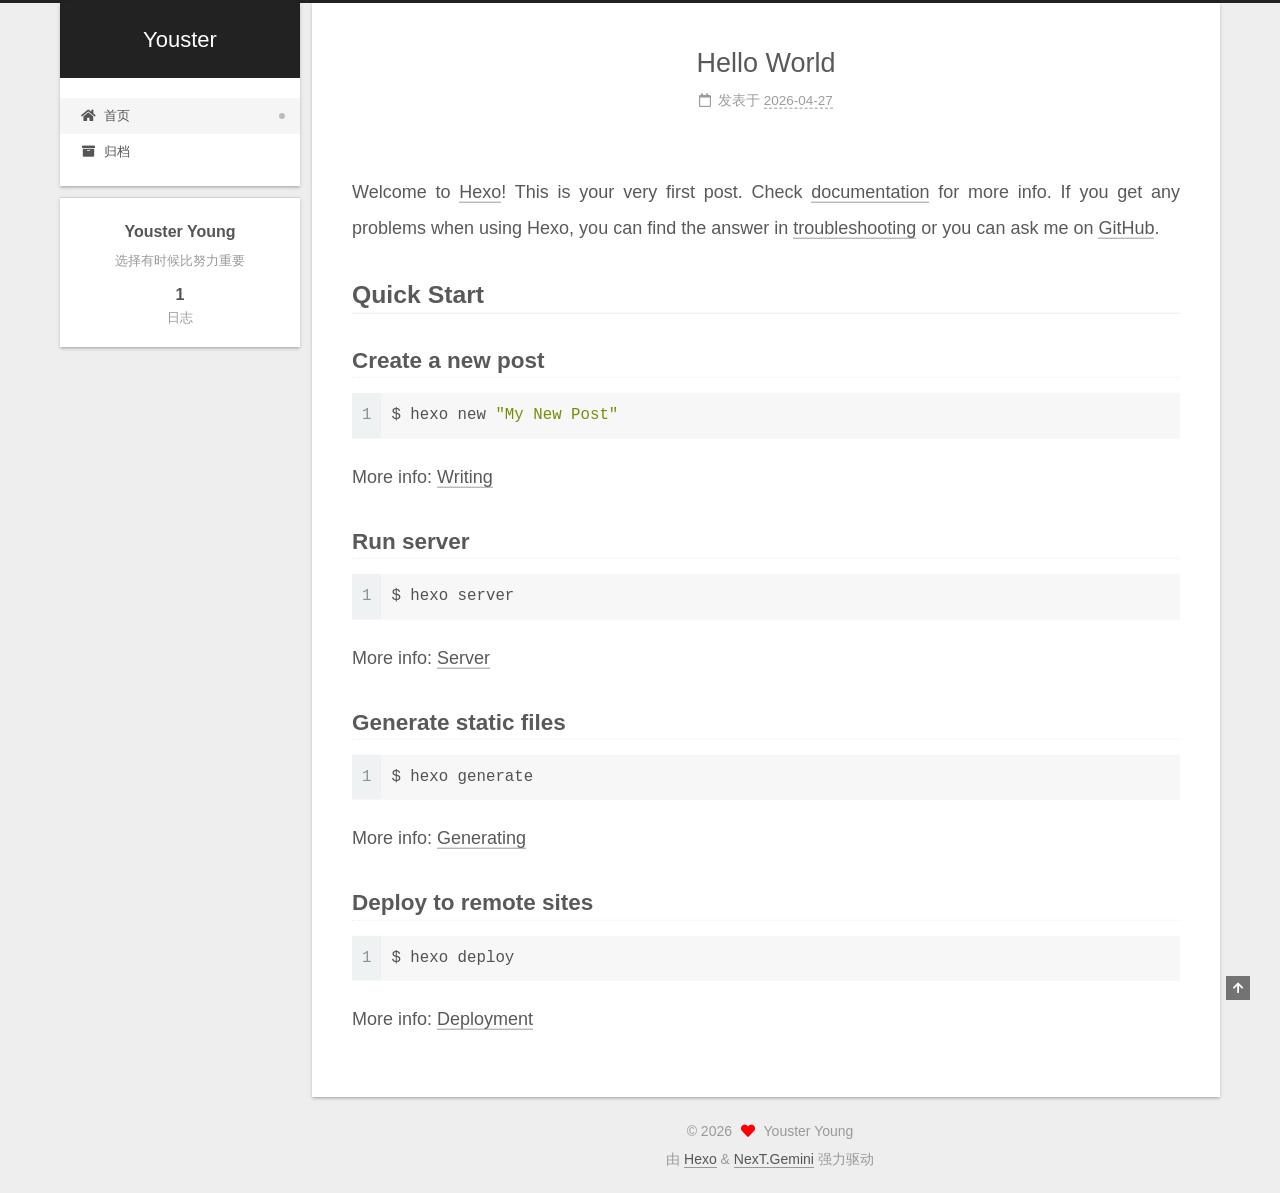
<file: index.html>
<!DOCTYPE html>
<html lang="zh-CN">
<head>
  <meta charset="UTF-8">
<meta name="viewport" content="width=device-width, initial-scale=1, maximum-scale=2">
<meta name="theme-color" content="#222">
<meta name="generator" content="Hexo 8.1.1">
  <link rel="apple-touch-icon" sizes="180x180" href="/images/apple-touch-icon-next.png">
  <link rel="icon" type="image/png" sizes="32x32" href="/images/favicon-32x32-next.png">
  <link rel="icon" type="image/png" sizes="16x16" href="/images/favicon-16x16-next.png">
  <link rel="mask-icon" href="/images/logo.svg" color="#222">

<link rel="stylesheet" href="/css/main.css">


<link rel="stylesheet" href="/lib/font-awesome/css/all.min.css">

<script id="hexo-configurations">
    var NexT = window.NexT || {};
    var CONFIG = {"hostname":"example.com","root":"/","scheme":"Gemini","version":"7.8.0","exturl":false,"sidebar":{"position":"left","display":"post","padding":18,"offset":12,"onmobile":false},"copycode":{"enable":false,"show_result":false,"style":null},"back2top":{"enable":true,"sidebar":false,"scrollpercent":false},"bookmark":{"enable":false,"color":"#222","save":"auto"},"fancybox":false,"mediumzoom":false,"lazyload":false,"pangu":false,"comments":{"style":"tabs","active":null,"storage":true,"lazyload":false,"nav":null},"algolia":{"hits":{"per_page":10},"labels":{"input_placeholder":"Search for Posts","hits_empty":"We didn't find any results for the search: ${query}","hits_stats":"${hits} results found in ${time} ms"}},"localsearch":{"enable":false,"trigger":"auto","top_n_per_article":1,"unescape":false,"preload":false},"motion":{"enable":true,"async":false,"transition":{"post_block":"fadeIn","post_header":"slideDownIn","post_body":"slideDownIn","coll_header":"slideLeftIn","sidebar":"slideUpIn"}}};
  </script>

  <meta name="description" content="选择有时候比努力重要">
<meta property="og:type" content="website">
<meta property="og:title" content="Youster">
<meta property="og:url" content="http://example.com/index.html">
<meta property="og:site_name" content="Youster">
<meta property="og:description" content="选择有时候比努力重要">
<meta property="og:locale" content="zh_CN">
<meta property="article:author" content="Youster Young">
<meta name="twitter:card" content="summary">

<link rel="canonical" href="http://example.com/">


<script id="page-configurations">
  // https://hexo.io/docs/variables.html
  CONFIG.page = {
    sidebar: "",
    isHome : true,
    isPost : false,
    lang   : 'zh-CN'
  };
</script>

  <title>Youster</title>
  






  <noscript>
  <style>
  .use-motion .brand,
  .use-motion .menu-item,
  .sidebar-inner,
  .use-motion .post-block,
  .use-motion .pagination,
  .use-motion .comments,
  .use-motion .post-header,
  .use-motion .post-body,
  .use-motion .collection-header { opacity: initial; }

  .use-motion .site-title,
  .use-motion .site-subtitle {
    opacity: initial;
    top: initial;
  }

  .use-motion .logo-line-before i { left: initial; }
  .use-motion .logo-line-after i { right: initial; }
  </style>
</noscript>

</head>

<body itemscope itemtype="http://schema.org/WebPage">
  <div class="container use-motion">
    <div class="headband"></div>

    <header class="header" itemscope itemtype="http://schema.org/WPHeader">
      <div class="header-inner"><div class="site-brand-container">
  <div class="site-nav-toggle">
    <div class="toggle" aria-label="切换导航栏">
      <span class="toggle-line toggle-line-first"></span>
      <span class="toggle-line toggle-line-middle"></span>
      <span class="toggle-line toggle-line-last"></span>
    </div>
  </div>

  <div class="site-meta">

    <a href="/" class="brand" rel="start">
      <span class="logo-line-before"><i></i></span>
      <h1 class="site-title">Youster</h1>
      <span class="logo-line-after"><i></i></span>
    </a>
  </div>

  <div class="site-nav-right">
    <div class="toggle popup-trigger">
    </div>
  </div>
</div>




<nav class="site-nav">
  <ul id="menu" class="main-menu menu">
        <li class="menu-item menu-item-home">

    <a href="/" rel="section"><i class="fa fa-home fa-fw"></i>首页</a>

  </li>
        <li class="menu-item menu-item-archives">

    <a href="/archives/" rel="section"><i class="fa fa-archive fa-fw"></i>归档</a>

  </li>
  </ul>
</nav>




</div>
    </header>

    
  <div class="back-to-top">
    <i class="fa fa-arrow-up"></i>
    <span>0%</span>
  </div>


    <main class="main">
      <div class="main-inner">
        <div class="content-wrap">
          

          <div class="content index posts-expand">
            
      
  
  
  <article itemscope itemtype="http://schema.org/Article" class="post-block" lang="zh-CN">
    <link itemprop="mainEntityOfPage" href="http://example.com/2026/04/27/hello-world/">

    <span hidden itemprop="author" itemscope itemtype="http://schema.org/Person">
      <meta itemprop="image" content="/images/avatar.gif">
      <meta itemprop="name" content="Youster Young">
      <meta itemprop="description" content="选择有时候比努力重要">
    </span>

    <span hidden itemprop="publisher" itemscope itemtype="http://schema.org/Organization">
      <meta itemprop="name" content="Youster">
    </span>
      <header class="post-header">
        <h2 class="post-title" itemprop="name headline">
          
            <a href="/2026/04/27/hello-world/" class="post-title-link" itemprop="url">Hello World</a>
        </h2>

        <div class="post-meta">
            <span class="post-meta-item">
              <span class="post-meta-item-icon">
                <i class="far fa-calendar"></i>
              </span>
              <span class="post-meta-item-text">发表于</span>

              <time title="创建时间：2026-04-27 14:55:04" itemprop="dateCreated datePublished" datetime="2026-04-27T14:55:04+08:00">2026-04-27</time>
            </span>

          

        </div>
      </header>

    
    
    
    <div class="post-body" itemprop="articleBody">

      
          <p>Welcome to <a target="_blank" rel="noopener" href="https://hexo.io/">Hexo</a>! This is your very first post. Check <a target="_blank" rel="noopener" href="https://hexo.io/docs/">documentation</a> for more info. If you get any problems when using Hexo, you can find the answer in <a target="_blank" rel="noopener" href="https://hexo.io/docs/troubleshooting.html">troubleshooting</a> or you can ask me on <a target="_blank" rel="noopener" href="https://github.com/hexojs/hexo/issues">GitHub</a>.</p>
<h2 id="Quick-Start"><a href="#Quick-Start" class="headerlink" title="Quick Start"></a>Quick Start</h2><h3 id="Create-a-new-post"><a href="#Create-a-new-post" class="headerlink" title="Create a new post"></a>Create a new post</h3><figure class="highlight bash"><table><tr><td class="gutter"><pre><span class="line">1</span><br></pre></td><td class="code"><pre><span class="line">$ hexo new <span class="string">&quot;My New Post&quot;</span></span><br></pre></td></tr></table></figure>

<p>More info: <a target="_blank" rel="noopener" href="https://hexo.io/docs/writing.html">Writing</a></p>
<h3 id="Run-server"><a href="#Run-server" class="headerlink" title="Run server"></a>Run server</h3><figure class="highlight bash"><table><tr><td class="gutter"><pre><span class="line">1</span><br></pre></td><td class="code"><pre><span class="line">$ hexo server</span><br></pre></td></tr></table></figure>

<p>More info: <a target="_blank" rel="noopener" href="https://hexo.io/docs/server.html">Server</a></p>
<h3 id="Generate-static-files"><a href="#Generate-static-files" class="headerlink" title="Generate static files"></a>Generate static files</h3><figure class="highlight bash"><table><tr><td class="gutter"><pre><span class="line">1</span><br></pre></td><td class="code"><pre><span class="line">$ hexo generate</span><br></pre></td></tr></table></figure>

<p>More info: <a target="_blank" rel="noopener" href="https://hexo.io/docs/generating.html">Generating</a></p>
<h3 id="Deploy-to-remote-sites"><a href="#Deploy-to-remote-sites" class="headerlink" title="Deploy to remote sites"></a>Deploy to remote sites</h3><figure class="highlight bash"><table><tr><td class="gutter"><pre><span class="line">1</span><br></pre></td><td class="code"><pre><span class="line">$ hexo deploy</span><br></pre></td></tr></table></figure>

<p>More info: <a target="_blank" rel="noopener" href="https://hexo.io/docs/one-command-deployment.html">Deployment</a></p>

      
    </div>

    
    
    
      <footer class="post-footer">
        <div class="post-eof"></div>
      </footer>
  </article>
  
  
  


  



          </div>
          

<script>
  window.addEventListener('tabs:register', () => {
    let { activeClass } = CONFIG.comments;
    if (CONFIG.comments.storage) {
      activeClass = localStorage.getItem('comments_active') || activeClass;
    }
    if (activeClass) {
      let activeTab = document.querySelector(`a[href="#comment-${activeClass}"]`);
      if (activeTab) {
        activeTab.click();
      }
    }
  });
  if (CONFIG.comments.storage) {
    window.addEventListener('tabs:click', event => {
      if (!event.target.matches('.tabs-comment .tab-content .tab-pane')) return;
      let commentClass = event.target.classList[1];
      localStorage.setItem('comments_active', commentClass);
    });
  }
</script>

        </div>
          
  
  <div class="toggle sidebar-toggle">
    <span class="toggle-line toggle-line-first"></span>
    <span class="toggle-line toggle-line-middle"></span>
    <span class="toggle-line toggle-line-last"></span>
  </div>

  <aside class="sidebar">
    <div class="sidebar-inner">

      <ul class="sidebar-nav motion-element">
        <li class="sidebar-nav-toc">
          文章目录
        </li>
        <li class="sidebar-nav-overview">
          站点概览
        </li>
      </ul>

      <!--noindex-->
      <div class="post-toc-wrap sidebar-panel">
      </div>
      <!--/noindex-->

      <div class="site-overview-wrap sidebar-panel">
        <div class="site-author motion-element" itemprop="author" itemscope itemtype="http://schema.org/Person">
  <p class="site-author-name" itemprop="name">Youster Young</p>
  <div class="site-description" itemprop="description">选择有时候比努力重要</div>
</div>
<div class="site-state-wrap motion-element">
  <nav class="site-state">
      <div class="site-state-item site-state-posts">
          <a href="/archives/">
        
          <span class="site-state-item-count">1</span>
          <span class="site-state-item-name">日志</span>
        </a>
      </div>
  </nav>
</div>



      </div>

    </div>
  </aside>
  <div id="sidebar-dimmer"></div>


      </div>
    </main>

    <footer class="footer">
      <div class="footer-inner">
        

        

<div class="copyright">
  
  &copy; 
  <span itemprop="copyrightYear">2026</span>
  <span class="with-love">
    <i class="fa fa-heart"></i>
  </span>
  <span class="author" itemprop="copyrightHolder">Youster Young</span>
</div>
  <div class="powered-by">由 <a href="https://hexo.io/" class="theme-link" rel="noopener" target="_blank">Hexo</a> & <a href="https://theme-next.org/" class="theme-link" rel="noopener" target="_blank">NexT.Gemini</a> 强力驱动
  </div>

        








      </div>
    </footer>
  </div>

  
  <script src="/lib/anime.min.js"></script>
  <script src="/lib/velocity/velocity.min.js"></script>
  <script src="/lib/velocity/velocity.ui.min.js"></script>

<script src="/js/utils.js"></script>

<script src="/js/motion.js"></script>


<script src="/js/schemes/pisces.js"></script>


<script src="/js/next-boot.js"></script>




  















  

  

</body>
</html>
</file>
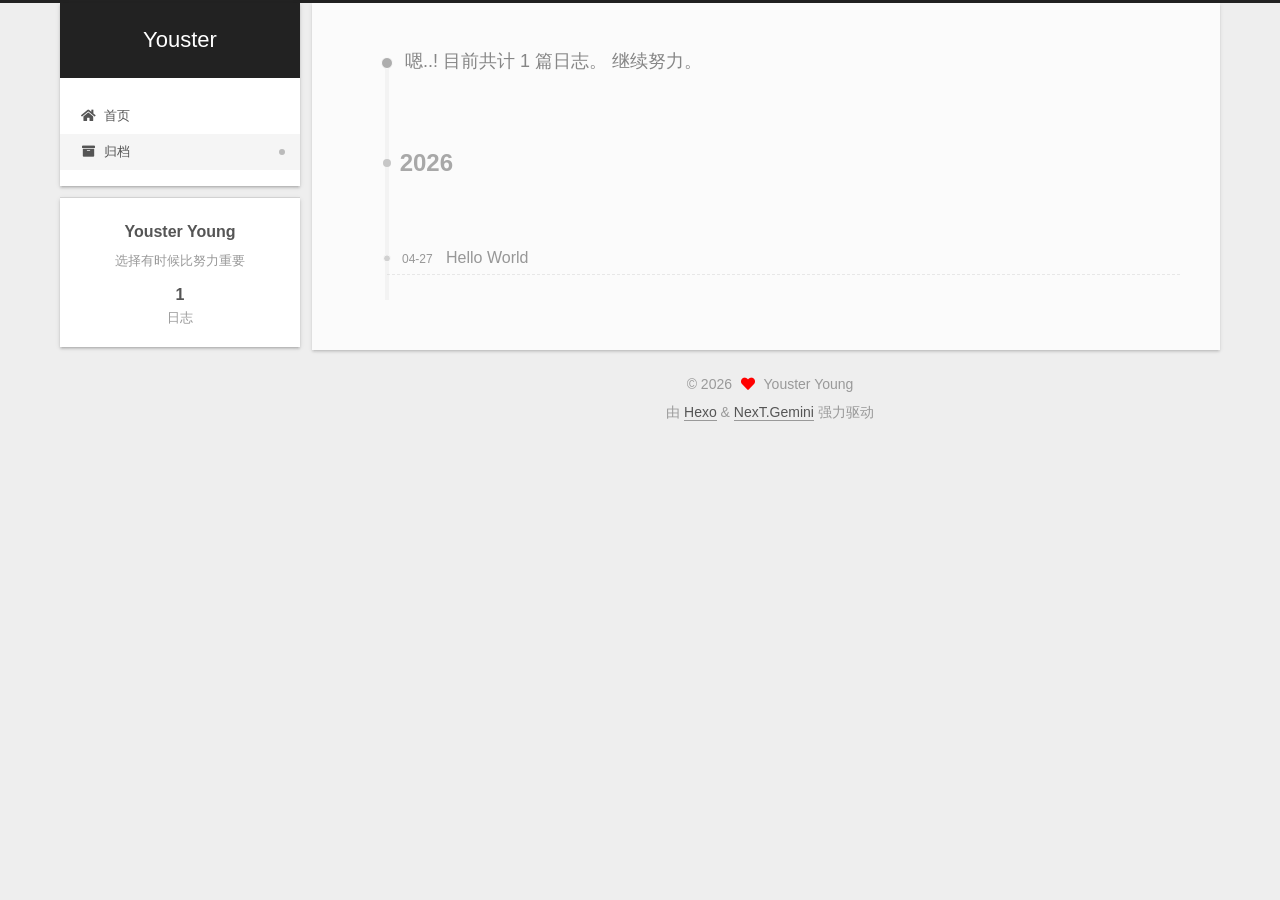
<file: archives/index.html>
<!DOCTYPE html>
<html lang="zh-CN">
<head>
  <meta charset="UTF-8">
<meta name="viewport" content="width=device-width, initial-scale=1, maximum-scale=2">
<meta name="theme-color" content="#222">
<meta name="generator" content="Hexo 8.1.1">
  <link rel="apple-touch-icon" sizes="180x180" href="/images/apple-touch-icon-next.png">
  <link rel="icon" type="image/png" sizes="32x32" href="/images/favicon-32x32-next.png">
  <link rel="icon" type="image/png" sizes="16x16" href="/images/favicon-16x16-next.png">
  <link rel="mask-icon" href="/images/logo.svg" color="#222">

<link rel="stylesheet" href="/css/main.css">


<link rel="stylesheet" href="/lib/font-awesome/css/all.min.css">

<script id="hexo-configurations">
    var NexT = window.NexT || {};
    var CONFIG = {"hostname":"example.com","root":"/","scheme":"Gemini","version":"7.8.0","exturl":false,"sidebar":{"position":"left","display":"post","padding":18,"offset":12,"onmobile":false},"copycode":{"enable":false,"show_result":false,"style":null},"back2top":{"enable":true,"sidebar":false,"scrollpercent":false},"bookmark":{"enable":false,"color":"#222","save":"auto"},"fancybox":false,"mediumzoom":false,"lazyload":false,"pangu":false,"comments":{"style":"tabs","active":null,"storage":true,"lazyload":false,"nav":null},"algolia":{"hits":{"per_page":10},"labels":{"input_placeholder":"Search for Posts","hits_empty":"We didn't find any results for the search: ${query}","hits_stats":"${hits} results found in ${time} ms"}},"localsearch":{"enable":false,"trigger":"auto","top_n_per_article":1,"unescape":false,"preload":false},"motion":{"enable":true,"async":false,"transition":{"post_block":"fadeIn","post_header":"slideDownIn","post_body":"slideDownIn","coll_header":"slideLeftIn","sidebar":"slideUpIn"}}};
  </script>

  <meta name="description" content="选择有时候比努力重要">
<meta property="og:type" content="website">
<meta property="og:title" content="Youster">
<meta property="og:url" content="http://example.com/archives/index.html">
<meta property="og:site_name" content="Youster">
<meta property="og:description" content="选择有时候比努力重要">
<meta property="og:locale" content="zh_CN">
<meta property="article:author" content="Youster Young">
<meta name="twitter:card" content="summary">

<link rel="canonical" href="http://example.com/archives/">


<script id="page-configurations">
  // https://hexo.io/docs/variables.html
  CONFIG.page = {
    sidebar: "",
    isHome : false,
    isPost : false,
    lang   : 'zh-CN'
  };
</script>

  <title>归档 | Youster</title>
  






  <noscript>
  <style>
  .use-motion .brand,
  .use-motion .menu-item,
  .sidebar-inner,
  .use-motion .post-block,
  .use-motion .pagination,
  .use-motion .comments,
  .use-motion .post-header,
  .use-motion .post-body,
  .use-motion .collection-header { opacity: initial; }

  .use-motion .site-title,
  .use-motion .site-subtitle {
    opacity: initial;
    top: initial;
  }

  .use-motion .logo-line-before i { left: initial; }
  .use-motion .logo-line-after i { right: initial; }
  </style>
</noscript>

</head>

<body itemscope itemtype="http://schema.org/WebPage">
  <div class="container use-motion">
    <div class="headband"></div>

    <header class="header" itemscope itemtype="http://schema.org/WPHeader">
      <div class="header-inner"><div class="site-brand-container">
  <div class="site-nav-toggle">
    <div class="toggle" aria-label="切换导航栏">
      <span class="toggle-line toggle-line-first"></span>
      <span class="toggle-line toggle-line-middle"></span>
      <span class="toggle-line toggle-line-last"></span>
    </div>
  </div>

  <div class="site-meta">

    <a href="/" class="brand" rel="start">
      <span class="logo-line-before"><i></i></span>
      <h1 class="site-title">Youster</h1>
      <span class="logo-line-after"><i></i></span>
    </a>
  </div>

  <div class="site-nav-right">
    <div class="toggle popup-trigger">
    </div>
  </div>
</div>




<nav class="site-nav">
  <ul id="menu" class="main-menu menu">
        <li class="menu-item menu-item-home">

    <a href="/" rel="section"><i class="fa fa-home fa-fw"></i>首页</a>

  </li>
        <li class="menu-item menu-item-archives">

    <a href="/archives/" rel="section"><i class="fa fa-archive fa-fw"></i>归档</a>

  </li>
  </ul>
</nav>




</div>
    </header>

    
  <div class="back-to-top">
    <i class="fa fa-arrow-up"></i>
    <span>0%</span>
  </div>


    <main class="main">
      <div class="main-inner">
        <div class="content-wrap">
          

          <div class="content archive">
            

  
  
  
  <div class="post-block">
    <div class="posts-collapse">
      <div class="collection-title">
        <span class="collection-header">嗯..! 目前共计 1 篇日志。 继续努力。</span>
      </div>

      
    <div class="collection-year">
      <span class="collection-header">2026</span>
    </div>

  <article itemscope itemtype="http://schema.org/Article">
    <header class="post-header">

      <div class="post-meta">
        <time itemprop="dateCreated"
              datetime="2026-04-27T14:55:04+08:00"
              content="2026-04-27">
          04-27
        </time>
      </div>

      <div class="post-title">
          <a class="post-title-link" href="/2026/04/27/hello-world/" itemprop="url">
            <span itemprop="name">Hello World</span>
          </a>
      </div>

    </header>
  </article>


    </div>
  </div>
  
  
  

  



          </div>
          

<script>
  window.addEventListener('tabs:register', () => {
    let { activeClass } = CONFIG.comments;
    if (CONFIG.comments.storage) {
      activeClass = localStorage.getItem('comments_active') || activeClass;
    }
    if (activeClass) {
      let activeTab = document.querySelector(`a[href="#comment-${activeClass}"]`);
      if (activeTab) {
        activeTab.click();
      }
    }
  });
  if (CONFIG.comments.storage) {
    window.addEventListener('tabs:click', event => {
      if (!event.target.matches('.tabs-comment .tab-content .tab-pane')) return;
      let commentClass = event.target.classList[1];
      localStorage.setItem('comments_active', commentClass);
    });
  }
</script>

        </div>
          
  
  <div class="toggle sidebar-toggle">
    <span class="toggle-line toggle-line-first"></span>
    <span class="toggle-line toggle-line-middle"></span>
    <span class="toggle-line toggle-line-last"></span>
  </div>

  <aside class="sidebar">
    <div class="sidebar-inner">

      <ul class="sidebar-nav motion-element">
        <li class="sidebar-nav-toc">
          文章目录
        </li>
        <li class="sidebar-nav-overview">
          站点概览
        </li>
      </ul>

      <!--noindex-->
      <div class="post-toc-wrap sidebar-panel">
      </div>
      <!--/noindex-->

      <div class="site-overview-wrap sidebar-panel">
        <div class="site-author motion-element" itemprop="author" itemscope itemtype="http://schema.org/Person">
  <p class="site-author-name" itemprop="name">Youster Young</p>
  <div class="site-description" itemprop="description">选择有时候比努力重要</div>
</div>
<div class="site-state-wrap motion-element">
  <nav class="site-state">
      <div class="site-state-item site-state-posts">
          <a href="/archives/">
        
          <span class="site-state-item-count">1</span>
          <span class="site-state-item-name">日志</span>
        </a>
      </div>
  </nav>
</div>



      </div>

    </div>
  </aside>
  <div id="sidebar-dimmer"></div>


      </div>
    </main>

    <footer class="footer">
      <div class="footer-inner">
        

        

<div class="copyright">
  
  &copy; 
  <span itemprop="copyrightYear">2026</span>
  <span class="with-love">
    <i class="fa fa-heart"></i>
  </span>
  <span class="author" itemprop="copyrightHolder">Youster Young</span>
</div>
  <div class="powered-by">由 <a href="https://hexo.io/" class="theme-link" rel="noopener" target="_blank">Hexo</a> & <a href="https://theme-next.org/" class="theme-link" rel="noopener" target="_blank">NexT.Gemini</a> 强力驱动
  </div>

        








      </div>
    </footer>
  </div>

  
  <script src="/lib/anime.min.js"></script>
  <script src="/lib/velocity/velocity.min.js"></script>
  <script src="/lib/velocity/velocity.ui.min.js"></script>

<script src="/js/utils.js"></script>

<script src="/js/motion.js"></script>


<script src="/js/schemes/pisces.js"></script>


<script src="/js/next-boot.js"></script>




  















  

  

</body>
</html>
</file>
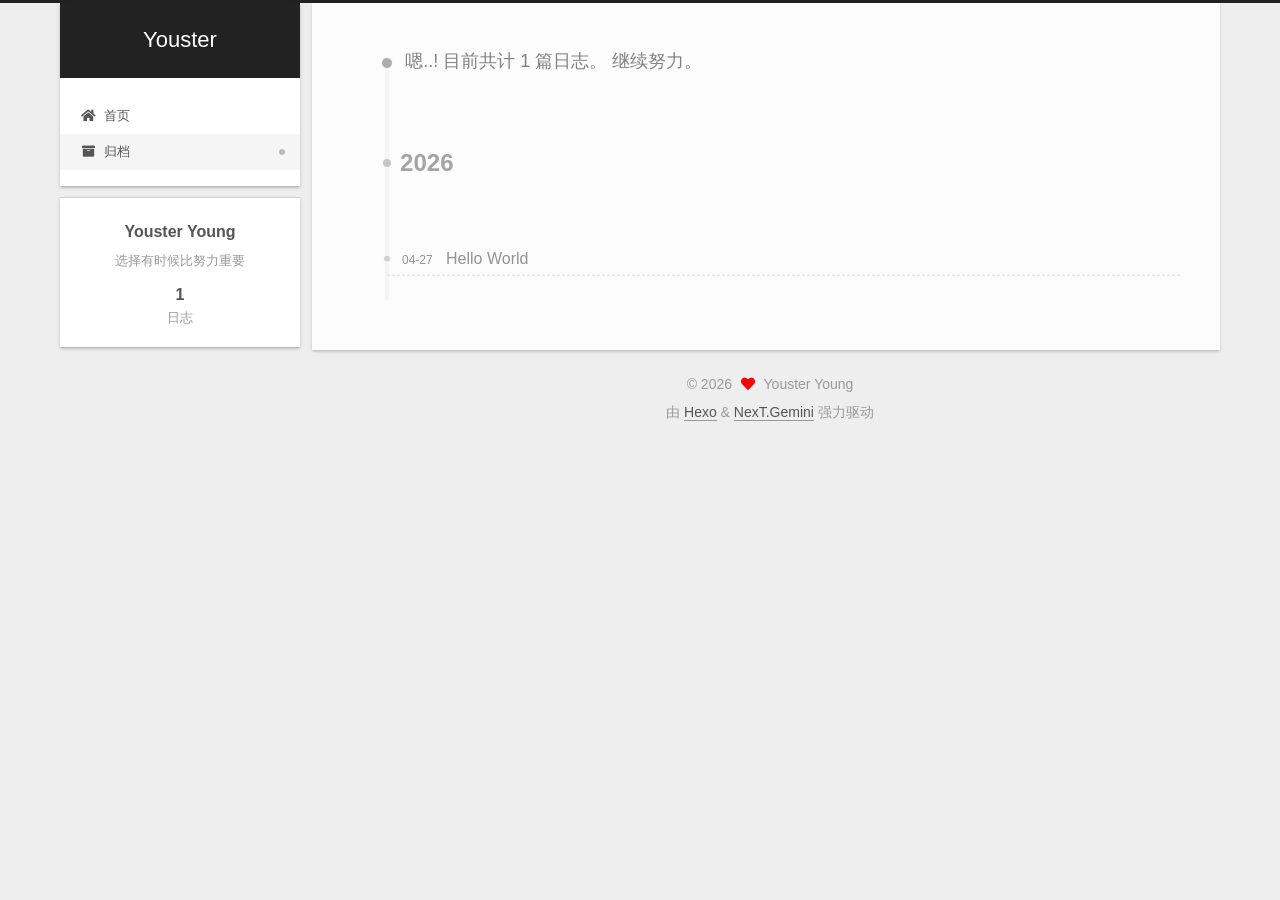
<file: archives/2026/index.html>
<!DOCTYPE html>
<html lang="zh-CN">
<head>
  <meta charset="UTF-8">
<meta name="viewport" content="width=device-width, initial-scale=1, maximum-scale=2">
<meta name="theme-color" content="#222">
<meta name="generator" content="Hexo 8.1.1">
  <link rel="apple-touch-icon" sizes="180x180" href="/images/apple-touch-icon-next.png">
  <link rel="icon" type="image/png" sizes="32x32" href="/images/favicon-32x32-next.png">
  <link rel="icon" type="image/png" sizes="16x16" href="/images/favicon-16x16-next.png">
  <link rel="mask-icon" href="/images/logo.svg" color="#222">

<link rel="stylesheet" href="/css/main.css">


<link rel="stylesheet" href="/lib/font-awesome/css/all.min.css">

<script id="hexo-configurations">
    var NexT = window.NexT || {};
    var CONFIG = {"hostname":"example.com","root":"/","scheme":"Gemini","version":"7.8.0","exturl":false,"sidebar":{"position":"left","display":"post","padding":18,"offset":12,"onmobile":false},"copycode":{"enable":false,"show_result":false,"style":null},"back2top":{"enable":true,"sidebar":false,"scrollpercent":false},"bookmark":{"enable":false,"color":"#222","save":"auto"},"fancybox":false,"mediumzoom":false,"lazyload":false,"pangu":false,"comments":{"style":"tabs","active":null,"storage":true,"lazyload":false,"nav":null},"algolia":{"hits":{"per_page":10},"labels":{"input_placeholder":"Search for Posts","hits_empty":"We didn't find any results for the search: ${query}","hits_stats":"${hits} results found in ${time} ms"}},"localsearch":{"enable":false,"trigger":"auto","top_n_per_article":1,"unescape":false,"preload":false},"motion":{"enable":true,"async":false,"transition":{"post_block":"fadeIn","post_header":"slideDownIn","post_body":"slideDownIn","coll_header":"slideLeftIn","sidebar":"slideUpIn"}}};
  </script>

  <meta name="description" content="选择有时候比努力重要">
<meta property="og:type" content="website">
<meta property="og:title" content="Youster">
<meta property="og:url" content="http://example.com/archives/2026/index.html">
<meta property="og:site_name" content="Youster">
<meta property="og:description" content="选择有时候比努力重要">
<meta property="og:locale" content="zh_CN">
<meta property="article:author" content="Youster Young">
<meta name="twitter:card" content="summary">

<link rel="canonical" href="http://example.com/archives/2026/">


<script id="page-configurations">
  // https://hexo.io/docs/variables.html
  CONFIG.page = {
    sidebar: "",
    isHome : false,
    isPost : false,
    lang   : 'zh-CN'
  };
</script>

  <title>归档 | Youster</title>
  






  <noscript>
  <style>
  .use-motion .brand,
  .use-motion .menu-item,
  .sidebar-inner,
  .use-motion .post-block,
  .use-motion .pagination,
  .use-motion .comments,
  .use-motion .post-header,
  .use-motion .post-body,
  .use-motion .collection-header { opacity: initial; }

  .use-motion .site-title,
  .use-motion .site-subtitle {
    opacity: initial;
    top: initial;
  }

  .use-motion .logo-line-before i { left: initial; }
  .use-motion .logo-line-after i { right: initial; }
  </style>
</noscript>

</head>

<body itemscope itemtype="http://schema.org/WebPage">
  <div class="container use-motion">
    <div class="headband"></div>

    <header class="header" itemscope itemtype="http://schema.org/WPHeader">
      <div class="header-inner"><div class="site-brand-container">
  <div class="site-nav-toggle">
    <div class="toggle" aria-label="切换导航栏">
      <span class="toggle-line toggle-line-first"></span>
      <span class="toggle-line toggle-line-middle"></span>
      <span class="toggle-line toggle-line-last"></span>
    </div>
  </div>

  <div class="site-meta">

    <a href="/" class="brand" rel="start">
      <span class="logo-line-before"><i></i></span>
      <h1 class="site-title">Youster</h1>
      <span class="logo-line-after"><i></i></span>
    </a>
  </div>

  <div class="site-nav-right">
    <div class="toggle popup-trigger">
    </div>
  </div>
</div>




<nav class="site-nav">
  <ul id="menu" class="main-menu menu">
        <li class="menu-item menu-item-home">

    <a href="/" rel="section"><i class="fa fa-home fa-fw"></i>首页</a>

  </li>
        <li class="menu-item menu-item-archives">

    <a href="/archives/" rel="section"><i class="fa fa-archive fa-fw"></i>归档</a>

  </li>
  </ul>
</nav>




</div>
    </header>

    
  <div class="back-to-top">
    <i class="fa fa-arrow-up"></i>
    <span>0%</span>
  </div>


    <main class="main">
      <div class="main-inner">
        <div class="content-wrap">
          

          <div class="content archive">
            

  
  
  
  <div class="post-block">
    <div class="posts-collapse">
      <div class="collection-title">
        <span class="collection-header">嗯..! 目前共计 1 篇日志。 继续努力。</span>
      </div>

      
    <div class="collection-year">
      <span class="collection-header">2026</span>
    </div>

  <article itemscope itemtype="http://schema.org/Article">
    <header class="post-header">

      <div class="post-meta">
        <time itemprop="dateCreated"
              datetime="2026-04-27T14:55:04+08:00"
              content="2026-04-27">
          04-27
        </time>
      </div>

      <div class="post-title">
          <a class="post-title-link" href="/2026/04/27/hello-world/" itemprop="url">
            <span itemprop="name">Hello World</span>
          </a>
      </div>

    </header>
  </article>


    </div>
  </div>
  
  
  

  



          </div>
          

<script>
  window.addEventListener('tabs:register', () => {
    let { activeClass } = CONFIG.comments;
    if (CONFIG.comments.storage) {
      activeClass = localStorage.getItem('comments_active') || activeClass;
    }
    if (activeClass) {
      let activeTab = document.querySelector(`a[href="#comment-${activeClass}"]`);
      if (activeTab) {
        activeTab.click();
      }
    }
  });
  if (CONFIG.comments.storage) {
    window.addEventListener('tabs:click', event => {
      if (!event.target.matches('.tabs-comment .tab-content .tab-pane')) return;
      let commentClass = event.target.classList[1];
      localStorage.setItem('comments_active', commentClass);
    });
  }
</script>

        </div>
          
  
  <div class="toggle sidebar-toggle">
    <span class="toggle-line toggle-line-first"></span>
    <span class="toggle-line toggle-line-middle"></span>
    <span class="toggle-line toggle-line-last"></span>
  </div>

  <aside class="sidebar">
    <div class="sidebar-inner">

      <ul class="sidebar-nav motion-element">
        <li class="sidebar-nav-toc">
          文章目录
        </li>
        <li class="sidebar-nav-overview">
          站点概览
        </li>
      </ul>

      <!--noindex-->
      <div class="post-toc-wrap sidebar-panel">
      </div>
      <!--/noindex-->

      <div class="site-overview-wrap sidebar-panel">
        <div class="site-author motion-element" itemprop="author" itemscope itemtype="http://schema.org/Person">
  <p class="site-author-name" itemprop="name">Youster Young</p>
  <div class="site-description" itemprop="description">选择有时候比努力重要</div>
</div>
<div class="site-state-wrap motion-element">
  <nav class="site-state">
      <div class="site-state-item site-state-posts">
          <a href="/archives/">
        
          <span class="site-state-item-count">1</span>
          <span class="site-state-item-name">日志</span>
        </a>
      </div>
  </nav>
</div>



      </div>

    </div>
  </aside>
  <div id="sidebar-dimmer"></div>


      </div>
    </main>

    <footer class="footer">
      <div class="footer-inner">
        

        

<div class="copyright">
  
  &copy; 
  <span itemprop="copyrightYear">2026</span>
  <span class="with-love">
    <i class="fa fa-heart"></i>
  </span>
  <span class="author" itemprop="copyrightHolder">Youster Young</span>
</div>
  <div class="powered-by">由 <a href="https://hexo.io/" class="theme-link" rel="noopener" target="_blank">Hexo</a> & <a href="https://theme-next.org/" class="theme-link" rel="noopener" target="_blank">NexT.Gemini</a> 强力驱动
  </div>

        








      </div>
    </footer>
  </div>

  
  <script src="/lib/anime.min.js"></script>
  <script src="/lib/velocity/velocity.min.js"></script>
  <script src="/lib/velocity/velocity.ui.min.js"></script>

<script src="/js/utils.js"></script>

<script src="/js/motion.js"></script>


<script src="/js/schemes/pisces.js"></script>


<script src="/js/next-boot.js"></script>




  















  

  

</body>
</html>
</file>
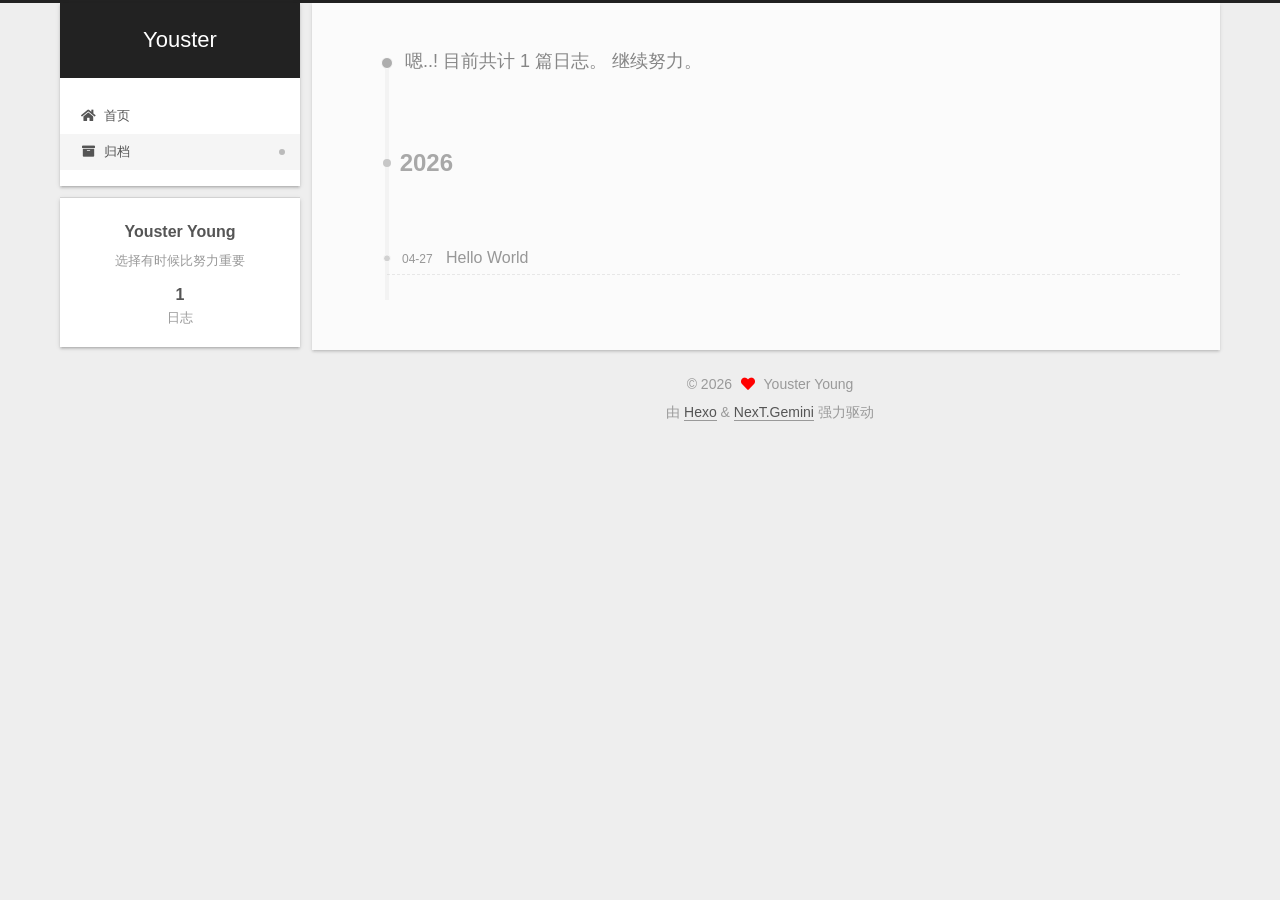
<file: archives/2026/04/index.html>
<!DOCTYPE html>
<html lang="zh-CN">
<head>
  <meta charset="UTF-8">
<meta name="viewport" content="width=device-width, initial-scale=1, maximum-scale=2">
<meta name="theme-color" content="#222">
<meta name="generator" content="Hexo 8.1.1">
  <link rel="apple-touch-icon" sizes="180x180" href="/images/apple-touch-icon-next.png">
  <link rel="icon" type="image/png" sizes="32x32" href="/images/favicon-32x32-next.png">
  <link rel="icon" type="image/png" sizes="16x16" href="/images/favicon-16x16-next.png">
  <link rel="mask-icon" href="/images/logo.svg" color="#222">

<link rel="stylesheet" href="/css/main.css">


<link rel="stylesheet" href="/lib/font-awesome/css/all.min.css">

<script id="hexo-configurations">
    var NexT = window.NexT || {};
    var CONFIG = {"hostname":"example.com","root":"/","scheme":"Gemini","version":"7.8.0","exturl":false,"sidebar":{"position":"left","display":"post","padding":18,"offset":12,"onmobile":false},"copycode":{"enable":false,"show_result":false,"style":null},"back2top":{"enable":true,"sidebar":false,"scrollpercent":false},"bookmark":{"enable":false,"color":"#222","save":"auto"},"fancybox":false,"mediumzoom":false,"lazyload":false,"pangu":false,"comments":{"style":"tabs","active":null,"storage":true,"lazyload":false,"nav":null},"algolia":{"hits":{"per_page":10},"labels":{"input_placeholder":"Search for Posts","hits_empty":"We didn't find any results for the search: ${query}","hits_stats":"${hits} results found in ${time} ms"}},"localsearch":{"enable":false,"trigger":"auto","top_n_per_article":1,"unescape":false,"preload":false},"motion":{"enable":true,"async":false,"transition":{"post_block":"fadeIn","post_header":"slideDownIn","post_body":"slideDownIn","coll_header":"slideLeftIn","sidebar":"slideUpIn"}}};
  </script>

  <meta name="description" content="选择有时候比努力重要">
<meta property="og:type" content="website">
<meta property="og:title" content="Youster">
<meta property="og:url" content="http://example.com/archives/2026/04/index.html">
<meta property="og:site_name" content="Youster">
<meta property="og:description" content="选择有时候比努力重要">
<meta property="og:locale" content="zh_CN">
<meta property="article:author" content="Youster Young">
<meta name="twitter:card" content="summary">

<link rel="canonical" href="http://example.com/archives/2026/04/">


<script id="page-configurations">
  // https://hexo.io/docs/variables.html
  CONFIG.page = {
    sidebar: "",
    isHome : false,
    isPost : false,
    lang   : 'zh-CN'
  };
</script>

  <title>归档 | Youster</title>
  






  <noscript>
  <style>
  .use-motion .brand,
  .use-motion .menu-item,
  .sidebar-inner,
  .use-motion .post-block,
  .use-motion .pagination,
  .use-motion .comments,
  .use-motion .post-header,
  .use-motion .post-body,
  .use-motion .collection-header { opacity: initial; }

  .use-motion .site-title,
  .use-motion .site-subtitle {
    opacity: initial;
    top: initial;
  }

  .use-motion .logo-line-before i { left: initial; }
  .use-motion .logo-line-after i { right: initial; }
  </style>
</noscript>

</head>

<body itemscope itemtype="http://schema.org/WebPage">
  <div class="container use-motion">
    <div class="headband"></div>

    <header class="header" itemscope itemtype="http://schema.org/WPHeader">
      <div class="header-inner"><div class="site-brand-container">
  <div class="site-nav-toggle">
    <div class="toggle" aria-label="切换导航栏">
      <span class="toggle-line toggle-line-first"></span>
      <span class="toggle-line toggle-line-middle"></span>
      <span class="toggle-line toggle-line-last"></span>
    </div>
  </div>

  <div class="site-meta">

    <a href="/" class="brand" rel="start">
      <span class="logo-line-before"><i></i></span>
      <h1 class="site-title">Youster</h1>
      <span class="logo-line-after"><i></i></span>
    </a>
  </div>

  <div class="site-nav-right">
    <div class="toggle popup-trigger">
    </div>
  </div>
</div>




<nav class="site-nav">
  <ul id="menu" class="main-menu menu">
        <li class="menu-item menu-item-home">

    <a href="/" rel="section"><i class="fa fa-home fa-fw"></i>首页</a>

  </li>
        <li class="menu-item menu-item-archives">

    <a href="/archives/" rel="section"><i class="fa fa-archive fa-fw"></i>归档</a>

  </li>
  </ul>
</nav>




</div>
    </header>

    
  <div class="back-to-top">
    <i class="fa fa-arrow-up"></i>
    <span>0%</span>
  </div>


    <main class="main">
      <div class="main-inner">
        <div class="content-wrap">
          

          <div class="content archive">
            

  
  
  
  <div class="post-block">
    <div class="posts-collapse">
      <div class="collection-title">
        <span class="collection-header">嗯..! 目前共计 1 篇日志。 继续努力。</span>
      </div>

      
    <div class="collection-year">
      <span class="collection-header">2026</span>
    </div>

  <article itemscope itemtype="http://schema.org/Article">
    <header class="post-header">

      <div class="post-meta">
        <time itemprop="dateCreated"
              datetime="2026-04-27T14:55:04+08:00"
              content="2026-04-27">
          04-27
        </time>
      </div>

      <div class="post-title">
          <a class="post-title-link" href="/2026/04/27/hello-world/" itemprop="url">
            <span itemprop="name">Hello World</span>
          </a>
      </div>

    </header>
  </article>


    </div>
  </div>
  
  
  

  



          </div>
          

<script>
  window.addEventListener('tabs:register', () => {
    let { activeClass } = CONFIG.comments;
    if (CONFIG.comments.storage) {
      activeClass = localStorage.getItem('comments_active') || activeClass;
    }
    if (activeClass) {
      let activeTab = document.querySelector(`a[href="#comment-${activeClass}"]`);
      if (activeTab) {
        activeTab.click();
      }
    }
  });
  if (CONFIG.comments.storage) {
    window.addEventListener('tabs:click', event => {
      if (!event.target.matches('.tabs-comment .tab-content .tab-pane')) return;
      let commentClass = event.target.classList[1];
      localStorage.setItem('comments_active', commentClass);
    });
  }
</script>

        </div>
          
  
  <div class="toggle sidebar-toggle">
    <span class="toggle-line toggle-line-first"></span>
    <span class="toggle-line toggle-line-middle"></span>
    <span class="toggle-line toggle-line-last"></span>
  </div>

  <aside class="sidebar">
    <div class="sidebar-inner">

      <ul class="sidebar-nav motion-element">
        <li class="sidebar-nav-toc">
          文章目录
        </li>
        <li class="sidebar-nav-overview">
          站点概览
        </li>
      </ul>

      <!--noindex-->
      <div class="post-toc-wrap sidebar-panel">
      </div>
      <!--/noindex-->

      <div class="site-overview-wrap sidebar-panel">
        <div class="site-author motion-element" itemprop="author" itemscope itemtype="http://schema.org/Person">
  <p class="site-author-name" itemprop="name">Youster Young</p>
  <div class="site-description" itemprop="description">选择有时候比努力重要</div>
</div>
<div class="site-state-wrap motion-element">
  <nav class="site-state">
      <div class="site-state-item site-state-posts">
          <a href="/archives/">
        
          <span class="site-state-item-count">1</span>
          <span class="site-state-item-name">日志</span>
        </a>
      </div>
  </nav>
</div>



      </div>

    </div>
  </aside>
  <div id="sidebar-dimmer"></div>


      </div>
    </main>

    <footer class="footer">
      <div class="footer-inner">
        

        

<div class="copyright">
  
  &copy; 
  <span itemprop="copyrightYear">2026</span>
  <span class="with-love">
    <i class="fa fa-heart"></i>
  </span>
  <span class="author" itemprop="copyrightHolder">Youster Young</span>
</div>
  <div class="powered-by">由 <a href="https://hexo.io/" class="theme-link" rel="noopener" target="_blank">Hexo</a> & <a href="https://theme-next.org/" class="theme-link" rel="noopener" target="_blank">NexT.Gemini</a> 强力驱动
  </div>

        








      </div>
    </footer>
  </div>

  
  <script src="/lib/anime.min.js"></script>
  <script src="/lib/velocity/velocity.min.js"></script>
  <script src="/lib/velocity/velocity.ui.min.js"></script>

<script src="/js/utils.js"></script>

<script src="/js/motion.js"></script>


<script src="/js/schemes/pisces.js"></script>


<script src="/js/next-boot.js"></script>




  















  

  

</body>
</html>
</file>
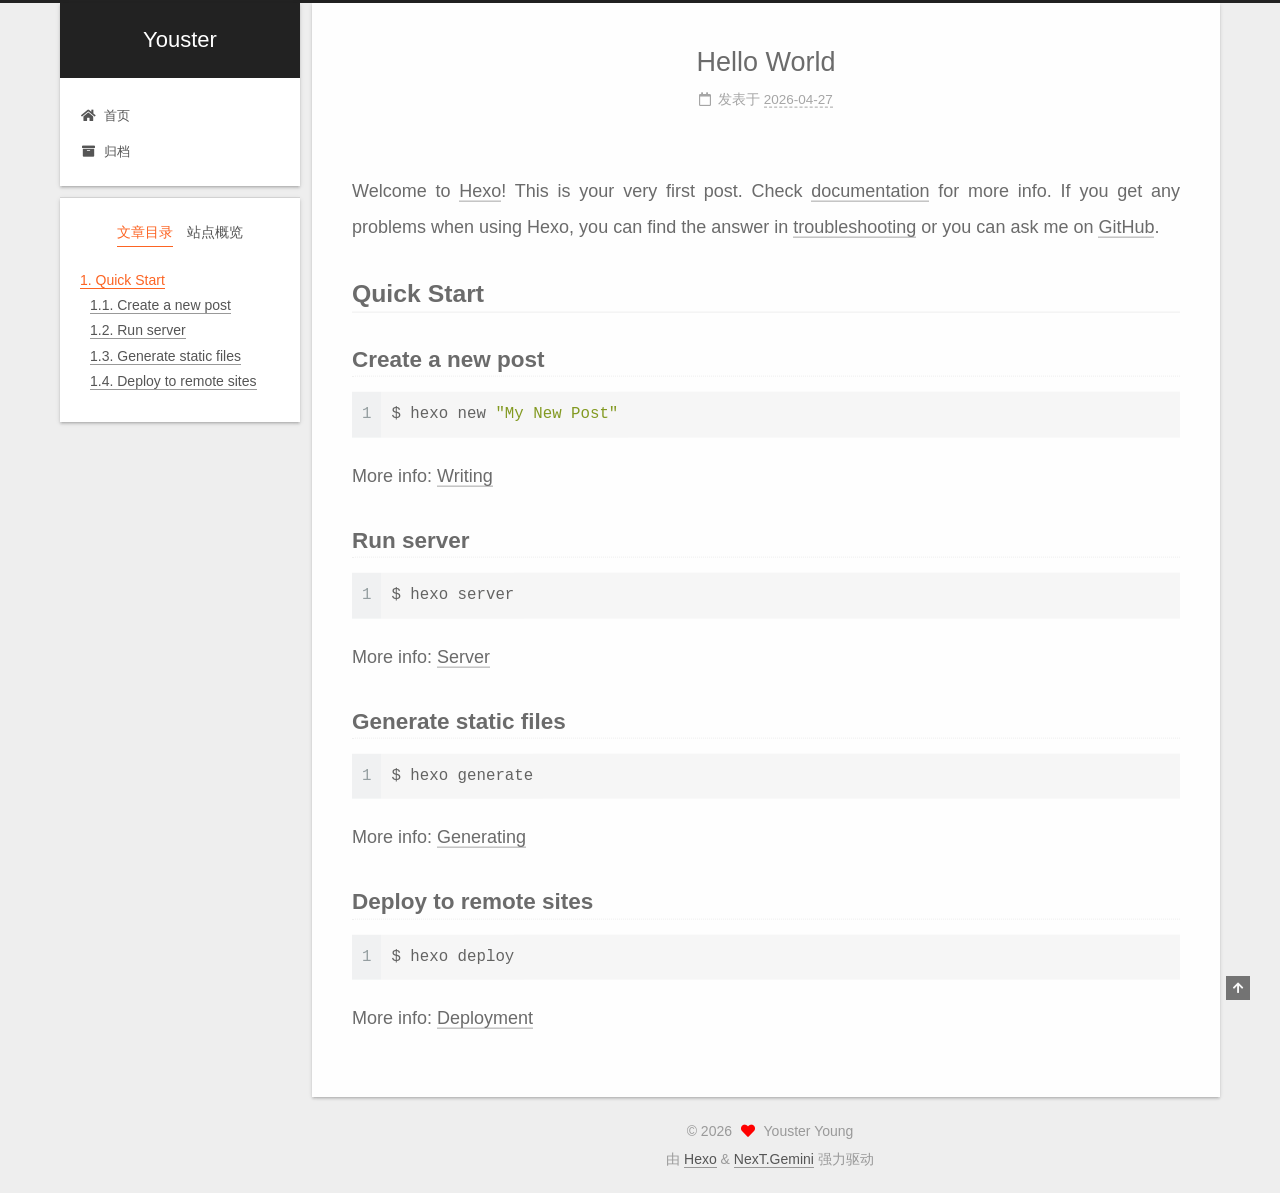
<file: 2026/04/27/hello-world/index.html>
<!DOCTYPE html>
<html lang="zh-CN">
<head>
  <meta charset="UTF-8">
<meta name="viewport" content="width=device-width, initial-scale=1, maximum-scale=2">
<meta name="theme-color" content="#222">
<meta name="generator" content="Hexo 8.1.1">
  <link rel="apple-touch-icon" sizes="180x180" href="/images/apple-touch-icon-next.png">
  <link rel="icon" type="image/png" sizes="32x32" href="/images/favicon-32x32-next.png">
  <link rel="icon" type="image/png" sizes="16x16" href="/images/favicon-16x16-next.png">
  <link rel="mask-icon" href="/images/logo.svg" color="#222">

<link rel="stylesheet" href="/css/main.css">


<link rel="stylesheet" href="/lib/font-awesome/css/all.min.css">

<script id="hexo-configurations">
    var NexT = window.NexT || {};
    var CONFIG = {"hostname":"example.com","root":"/","scheme":"Gemini","version":"7.8.0","exturl":false,"sidebar":{"position":"left","display":"post","padding":18,"offset":12,"onmobile":false},"copycode":{"enable":false,"show_result":false,"style":null},"back2top":{"enable":true,"sidebar":false,"scrollpercent":false},"bookmark":{"enable":false,"color":"#222","save":"auto"},"fancybox":false,"mediumzoom":false,"lazyload":false,"pangu":false,"comments":{"style":"tabs","active":null,"storage":true,"lazyload":false,"nav":null},"algolia":{"hits":{"per_page":10},"labels":{"input_placeholder":"Search for Posts","hits_empty":"We didn't find any results for the search: ${query}","hits_stats":"${hits} results found in ${time} ms"}},"localsearch":{"enable":false,"trigger":"auto","top_n_per_article":1,"unescape":false,"preload":false},"motion":{"enable":true,"async":false,"transition":{"post_block":"fadeIn","post_header":"slideDownIn","post_body":"slideDownIn","coll_header":"slideLeftIn","sidebar":"slideUpIn"}}};
  </script>

  <meta name="description" content="Welcome to Hexo! This is your very first post. Check documentation for more info. If you get any problems when using Hexo, you can find the answer in troubleshooting or you can ask me on GitHub. Quick">
<meta property="og:type" content="article">
<meta property="og:title" content="Hello World">
<meta property="og:url" content="http://example.com/2026/04/27/hello-world/index.html">
<meta property="og:site_name" content="Youster">
<meta property="og:description" content="Welcome to Hexo! This is your very first post. Check documentation for more info. If you get any problems when using Hexo, you can find the answer in troubleshooting or you can ask me on GitHub. Quick">
<meta property="og:locale" content="zh_CN">
<meta property="article:published_time" content="2026-04-27T06:55:04.208Z">
<meta property="article:modified_time" content="2026-04-27T06:55:04.208Z">
<meta property="article:author" content="Youster Young">
<meta name="twitter:card" content="summary">

<link rel="canonical" href="http://example.com/2026/04/27/hello-world/">


<script id="page-configurations">
  // https://hexo.io/docs/variables.html
  CONFIG.page = {
    sidebar: "",
    isHome : false,
    isPost : true,
    lang   : 'zh-CN'
  };
</script>

  <title>Hello World | Youster</title>
  






  <noscript>
  <style>
  .use-motion .brand,
  .use-motion .menu-item,
  .sidebar-inner,
  .use-motion .post-block,
  .use-motion .pagination,
  .use-motion .comments,
  .use-motion .post-header,
  .use-motion .post-body,
  .use-motion .collection-header { opacity: initial; }

  .use-motion .site-title,
  .use-motion .site-subtitle {
    opacity: initial;
    top: initial;
  }

  .use-motion .logo-line-before i { left: initial; }
  .use-motion .logo-line-after i { right: initial; }
  </style>
</noscript>

</head>

<body itemscope itemtype="http://schema.org/WebPage">
  <div class="container use-motion">
    <div class="headband"></div>

    <header class="header" itemscope itemtype="http://schema.org/WPHeader">
      <div class="header-inner"><div class="site-brand-container">
  <div class="site-nav-toggle">
    <div class="toggle" aria-label="切换导航栏">
      <span class="toggle-line toggle-line-first"></span>
      <span class="toggle-line toggle-line-middle"></span>
      <span class="toggle-line toggle-line-last"></span>
    </div>
  </div>

  <div class="site-meta">

    <a href="/" class="brand" rel="start">
      <span class="logo-line-before"><i></i></span>
      <h1 class="site-title">Youster</h1>
      <span class="logo-line-after"><i></i></span>
    </a>
  </div>

  <div class="site-nav-right">
    <div class="toggle popup-trigger">
    </div>
  </div>
</div>




<nav class="site-nav">
  <ul id="menu" class="main-menu menu">
        <li class="menu-item menu-item-home">

    <a href="/" rel="section"><i class="fa fa-home fa-fw"></i>首页</a>

  </li>
        <li class="menu-item menu-item-archives">

    <a href="/archives/" rel="section"><i class="fa fa-archive fa-fw"></i>归档</a>

  </li>
  </ul>
</nav>




</div>
    </header>

    
  <div class="back-to-top">
    <i class="fa fa-arrow-up"></i>
    <span>0%</span>
  </div>


    <main class="main">
      <div class="main-inner">
        <div class="content-wrap">
          

          <div class="content post posts-expand">
            

    
  
  
  <article itemscope itemtype="http://schema.org/Article" class="post-block" lang="zh-CN">
    <link itemprop="mainEntityOfPage" href="http://example.com/2026/04/27/hello-world/">

    <span hidden itemprop="author" itemscope itemtype="http://schema.org/Person">
      <meta itemprop="image" content="/images/avatar.gif">
      <meta itemprop="name" content="Youster Young">
      <meta itemprop="description" content="选择有时候比努力重要">
    </span>

    <span hidden itemprop="publisher" itemscope itemtype="http://schema.org/Organization">
      <meta itemprop="name" content="Youster">
    </span>
      <header class="post-header">
        <h1 class="post-title" itemprop="name headline">
          Hello World
        </h1>

        <div class="post-meta">
            <span class="post-meta-item">
              <span class="post-meta-item-icon">
                <i class="far fa-calendar"></i>
              </span>
              <span class="post-meta-item-text">发表于</span>

              <time title="创建时间：2026-04-27 14:55:04" itemprop="dateCreated datePublished" datetime="2026-04-27T14:55:04+08:00">2026-04-27</time>
            </span>

          

        </div>
      </header>

    
    
    
    <div class="post-body" itemprop="articleBody">

      
        <p>Welcome to <a target="_blank" rel="noopener" href="https://hexo.io/">Hexo</a>! This is your very first post. Check <a target="_blank" rel="noopener" href="https://hexo.io/docs/">documentation</a> for more info. If you get any problems when using Hexo, you can find the answer in <a target="_blank" rel="noopener" href="https://hexo.io/docs/troubleshooting.html">troubleshooting</a> or you can ask me on <a target="_blank" rel="noopener" href="https://github.com/hexojs/hexo/issues">GitHub</a>.</p>
<h2 id="Quick-Start"><a href="#Quick-Start" class="headerlink" title="Quick Start"></a>Quick Start</h2><h3 id="Create-a-new-post"><a href="#Create-a-new-post" class="headerlink" title="Create a new post"></a>Create a new post</h3><figure class="highlight bash"><table><tr><td class="gutter"><pre><span class="line">1</span><br></pre></td><td class="code"><pre><span class="line">$ hexo new <span class="string">&quot;My New Post&quot;</span></span><br></pre></td></tr></table></figure>

<p>More info: <a target="_blank" rel="noopener" href="https://hexo.io/docs/writing.html">Writing</a></p>
<h3 id="Run-server"><a href="#Run-server" class="headerlink" title="Run server"></a>Run server</h3><figure class="highlight bash"><table><tr><td class="gutter"><pre><span class="line">1</span><br></pre></td><td class="code"><pre><span class="line">$ hexo server</span><br></pre></td></tr></table></figure>

<p>More info: <a target="_blank" rel="noopener" href="https://hexo.io/docs/server.html">Server</a></p>
<h3 id="Generate-static-files"><a href="#Generate-static-files" class="headerlink" title="Generate static files"></a>Generate static files</h3><figure class="highlight bash"><table><tr><td class="gutter"><pre><span class="line">1</span><br></pre></td><td class="code"><pre><span class="line">$ hexo generate</span><br></pre></td></tr></table></figure>

<p>More info: <a target="_blank" rel="noopener" href="https://hexo.io/docs/generating.html">Generating</a></p>
<h3 id="Deploy-to-remote-sites"><a href="#Deploy-to-remote-sites" class="headerlink" title="Deploy to remote sites"></a>Deploy to remote sites</h3><figure class="highlight bash"><table><tr><td class="gutter"><pre><span class="line">1</span><br></pre></td><td class="code"><pre><span class="line">$ hexo deploy</span><br></pre></td></tr></table></figure>

<p>More info: <a target="_blank" rel="noopener" href="https://hexo.io/docs/one-command-deployment.html">Deployment</a></p>

    </div>

    
    
    

      <footer class="post-footer">

        


        
      </footer>
    
  </article>
  
  
  



          </div>
          

<script>
  window.addEventListener('tabs:register', () => {
    let { activeClass } = CONFIG.comments;
    if (CONFIG.comments.storage) {
      activeClass = localStorage.getItem('comments_active') || activeClass;
    }
    if (activeClass) {
      let activeTab = document.querySelector(`a[href="#comment-${activeClass}"]`);
      if (activeTab) {
        activeTab.click();
      }
    }
  });
  if (CONFIG.comments.storage) {
    window.addEventListener('tabs:click', event => {
      if (!event.target.matches('.tabs-comment .tab-content .tab-pane')) return;
      let commentClass = event.target.classList[1];
      localStorage.setItem('comments_active', commentClass);
    });
  }
</script>

        </div>
          
  
  <div class="toggle sidebar-toggle">
    <span class="toggle-line toggle-line-first"></span>
    <span class="toggle-line toggle-line-middle"></span>
    <span class="toggle-line toggle-line-last"></span>
  </div>

  <aside class="sidebar">
    <div class="sidebar-inner">

      <ul class="sidebar-nav motion-element">
        <li class="sidebar-nav-toc">
          文章目录
        </li>
        <li class="sidebar-nav-overview">
          站点概览
        </li>
      </ul>

      <!--noindex-->
      <div class="post-toc-wrap sidebar-panel">
          <div class="post-toc motion-element"><ol class="nav"><li class="nav-item nav-level-2"><a class="nav-link" href="#Quick-Start"><span class="nav-number">1.</span> <span class="nav-text">Quick Start</span></a><ol class="nav-child"><li class="nav-item nav-level-3"><a class="nav-link" href="#Create-a-new-post"><span class="nav-number">1.1.</span> <span class="nav-text">Create a new post</span></a></li><li class="nav-item nav-level-3"><a class="nav-link" href="#Run-server"><span class="nav-number">1.2.</span> <span class="nav-text">Run server</span></a></li><li class="nav-item nav-level-3"><a class="nav-link" href="#Generate-static-files"><span class="nav-number">1.3.</span> <span class="nav-text">Generate static files</span></a></li><li class="nav-item nav-level-3"><a class="nav-link" href="#Deploy-to-remote-sites"><span class="nav-number">1.4.</span> <span class="nav-text">Deploy to remote sites</span></a></li></ol></li></ol></div>
      </div>
      <!--/noindex-->

      <div class="site-overview-wrap sidebar-panel">
        <div class="site-author motion-element" itemprop="author" itemscope itemtype="http://schema.org/Person">
  <p class="site-author-name" itemprop="name">Youster Young</p>
  <div class="site-description" itemprop="description">选择有时候比努力重要</div>
</div>
<div class="site-state-wrap motion-element">
  <nav class="site-state">
      <div class="site-state-item site-state-posts">
          <a href="/archives/">
        
          <span class="site-state-item-count">1</span>
          <span class="site-state-item-name">日志</span>
        </a>
      </div>
  </nav>
</div>



      </div>

    </div>
  </aside>
  <div id="sidebar-dimmer"></div>


      </div>
    </main>

    <footer class="footer">
      <div class="footer-inner">
        

        

<div class="copyright">
  
  &copy; 
  <span itemprop="copyrightYear">2026</span>
  <span class="with-love">
    <i class="fa fa-heart"></i>
  </span>
  <span class="author" itemprop="copyrightHolder">Youster Young</span>
</div>
  <div class="powered-by">由 <a href="https://hexo.io/" class="theme-link" rel="noopener" target="_blank">Hexo</a> & <a href="https://theme-next.org/" class="theme-link" rel="noopener" target="_blank">NexT.Gemini</a> 强力驱动
  </div>

        








      </div>
    </footer>
  </div>

  
  <script src="/lib/anime.min.js"></script>
  <script src="/lib/velocity/velocity.min.js"></script>
  <script src="/lib/velocity/velocity.ui.min.js"></script>

<script src="/js/utils.js"></script>

<script src="/js/motion.js"></script>


<script src="/js/schemes/pisces.js"></script>


<script src="/js/next-boot.js"></script>




  















  

  

</body>
</html>
</file>
<file: css/main.css>
:root {
  --body-bg-color: #eee;
  --content-bg-color: #fff;
  --card-bg-color: #f5f5f5;
  --text-color: #555;
  --blockquote-color: #666;
  --link-color: #555;
  --link-hover-color: #222;
  --brand-color: #fff;
  --brand-hover-color: #fff;
  --table-row-odd-bg-color: #f9f9f9;
  --table-row-hover-bg-color: #f5f5f5;
  --menu-item-bg-color: #f5f5f5;
  --btn-default-bg: #fff;
  --btn-default-color: #555;
  --btn-default-border-color: #555;
  --btn-default-hover-bg: #222;
  --btn-default-hover-color: #fff;
  --btn-default-hover-border-color: #222;
}
html {
  line-height: 1.15; /* 1 */
  -webkit-text-size-adjust: 100%; /* 2 */
}
body {
  margin: 0;
}
main {
  display: block;
}
h1 {
  font-size: 2em;
  margin: 0.67em 0;
}
hr {
  box-sizing: content-box; /* 1 */
  height: 0; /* 1 */
  overflow: visible; /* 2 */
}
pre {
  font-family: monospace, monospace; /* 1 */
  font-size: 1em; /* 2 */
}
a {
  background: transparent;
}
abbr[title] {
  border-bottom: none; /* 1 */
  text-decoration: underline; /* 2 */
  text-decoration: underline dotted; /* 2 */
}
b,
strong {
  font-weight: bolder;
}
code,
kbd,
samp {
  font-family: monospace, monospace; /* 1 */
  font-size: 1em; /* 2 */
}
small {
  font-size: 80%;
}
sub,
sup {
  font-size: 75%;
  line-height: 0;
  position: relative;
  vertical-align: baseline;
}
sub {
  bottom: -0.25em;
}
sup {
  top: -0.5em;
}
img {
  border-style: none;
}
button,
input,
optgroup,
select,
textarea {
  font-family: inherit; /* 1 */
  font-size: 100%; /* 1 */
  line-height: 1.15; /* 1 */
  margin: 0; /* 2 */
}
button,
input {
/* 1 */
  overflow: visible;
}
button,
select {
/* 1 */
  text-transform: none;
}
button,
[type='button'],
[type='reset'],
[type='submit'] {
  -webkit-appearance: button;
}
button::-moz-focus-inner,
[type='button']::-moz-focus-inner,
[type='reset']::-moz-focus-inner,
[type='submit']::-moz-focus-inner {
  border-style: none;
  padding: 0;
}
button:-moz-focusring,
[type='button']:-moz-focusring,
[type='reset']:-moz-focusring,
[type='submit']:-moz-focusring {
  outline: 1px dotted ButtonText;
}
fieldset {
  padding: 0.35em 0.75em 0.625em;
}
legend {
  box-sizing: border-box; /* 1 */
  color: inherit; /* 2 */
  display: table; /* 1 */
  max-width: 100%; /* 1 */
  padding: 0; /* 3 */
  white-space: normal; /* 1 */
}
progress {
  vertical-align: baseline;
}
textarea {
  overflow: auto;
}
[type='checkbox'],
[type='radio'] {
  box-sizing: border-box; /* 1 */
  padding: 0; /* 2 */
}
[type='number']::-webkit-inner-spin-button,
[type='number']::-webkit-outer-spin-button {
  height: auto;
}
[type='search'] {
  outline-offset: -2px; /* 2 */
  -webkit-appearance: textfield; /* 1 */
}
[type='search']::-webkit-search-decoration {
  -webkit-appearance: none;
}
::-webkit-file-upload-button {
  font: inherit; /* 2 */
  -webkit-appearance: button; /* 1 */
}
details {
  display: block;
}
summary {
  display: list-item;
}
template {
  display: none;
}
[hidden] {
  display: none;
}
::selection {
  background: #262a30;
  color: #eee;
}
html,
body {
  height: 100%;
}
body {
  background: var(--body-bg-color);
  color: var(--text-color);
  font-family: 'Lato', "PingFang SC", "Microsoft YaHei", sans-serif;
  font-size: 1em;
  line-height: 2;
}
@media (max-width: 991px) {
  body {
    padding-left: 0 !important;
    padding-right: 0 !important;
  }
}
h1,
h2,
h3,
h4,
h5,
h6 {
  font-family: 'Lato', "PingFang SC", "Microsoft YaHei", sans-serif;
  font-weight: bold;
  line-height: 1.5;
  margin: 20px 0 15px;
}
h1 {
  font-size: 1.5em;
}
h2 {
  font-size: 1.375em;
}
h3 {
  font-size: 1.25em;
}
h4 {
  font-size: 1.125em;
}
h5 {
  font-size: 1em;
}
h6 {
  font-size: 0.875em;
}
p {
  margin: 0 0 20px 0;
}
a,
span.exturl {
  border-bottom: 1px solid #999;
  color: var(--link-color);
  outline: 0;
  text-decoration: none;
  overflow-wrap: break-word;
  word-wrap: break-word;
  cursor: pointer;
}
a:hover,
span.exturl:hover {
  border-bottom-color: var(--link-hover-color);
  color: var(--link-hover-color);
}
iframe,
img,
video {
  display: block;
  margin-left: auto;
  margin-right: auto;
  max-width: 100%;
}
hr {
  background-image: repeating-linear-gradient(-45deg, #ddd, #ddd 4px, transparent 4px, transparent 8px);
  border: 0;
  height: 3px;
  margin: 40px 0;
}
blockquote {
  border-left: 4px solid #ddd;
  color: var(--blockquote-color);
  margin: 0;
  padding: 0 15px;
}
blockquote cite::before {
  content: '-';
  padding: 0 5px;
}
dt {
  font-weight: bold;
}
dd {
  margin: 0;
  padding: 0;
}
kbd {
  background-color: #f5f5f5;
  background-image: linear-gradient(#eee, #fff, #eee);
  border: 1px solid #ccc;
  border-radius: 0.2em;
  box-shadow: 0.1em 0.1em 0.2em rgba(0,0,0,0.1);
  color: #555;
  font-family: inherit;
  padding: 0.1em 0.3em;
  white-space: nowrap;
}
.table-container {
  overflow: auto;
}
table {
  border-collapse: collapse;
  border-spacing: 0;
  font-size: 0.875em;
  margin: 0 0 20px 0;
  width: 100%;
}
tbody tr:nth-of-type(odd) {
  background: var(--table-row-odd-bg-color);
}
tbody tr:hover {
  background: var(--table-row-hover-bg-color);
}
caption,
th,
td {
  font-weight: normal;
  padding: 8px;
  vertical-align: middle;
}
th,
td {
  border: 1px solid #ddd;
  border-bottom: 3px solid #ddd;
}
th {
  font-weight: 700;
  padding-bottom: 10px;
}
td {
  border-bottom-width: 1px;
}
.btn {
  background: var(--btn-default-bg);
  border: 2px solid var(--btn-default-border-color);
  border-radius: 2px;
  color: var(--btn-default-color);
  display: inline-block;
  font-size: 0.875em;
  line-height: 2;
  padding: 0 20px;
  text-decoration: none;
  transition-property: background-color;
  transition-delay: 0s;
  transition-duration: 0.2s;
  transition-timing-function: ease-in-out;
}
.btn:hover {
  background: var(--btn-default-hover-bg);
  border-color: var(--btn-default-hover-border-color);
  color: var(--btn-default-hover-color);
}
.btn + .btn {
  margin: 0 0 8px 8px;
}
.btn .fa-fw {
  text-align: left;
  width: 1.285714285714286em;
}
.toggle {
  line-height: 0;
}
.toggle .toggle-line {
  background: #fff;
  display: inline-block;
  height: 2px;
  left: 0;
  position: relative;
  top: 0;
  transition: all 0.4s;
  vertical-align: top;
  width: 100%;
}
.toggle .toggle-line:not(:first-child) {
  margin-top: 3px;
}
.toggle.toggle-arrow .toggle-line-first {
  left: 50%;
  top: 2px;
  transform: rotate(45deg);
  width: 50%;
}
.toggle.toggle-arrow .toggle-line-middle {
  left: 2px;
  width: 90%;
}
.toggle.toggle-arrow .toggle-line-last {
  left: 50%;
  top: -2px;
  transform: rotate(-45deg);
  width: 50%;
}
.toggle.toggle-close .toggle-line-first {
  transform: rotate(-45deg);
  top: 5px;
}
.toggle.toggle-close .toggle-line-middle {
  opacity: 0;
}
.toggle.toggle-close .toggle-line-last {
  transform: rotate(45deg);
  top: -5px;
}
.highlight,
pre {
  background: #f7f7f7;
  color: #4d4d4c;
  line-height: 1.6;
  margin: 0 auto 20px;
}
pre,
code {
  font-family: consolas, Menlo, monospace, "PingFang SC", "Microsoft YaHei";
}
code {
  background: #eee;
  border-radius: 3px;
  color: #555;
  padding: 2px 4px;
  overflow-wrap: break-word;
  word-wrap: break-word;
}
.highlight *::selection {
  background: #d6d6d6;
}
.highlight pre {
  border: 0;
  margin: 0;
  padding: 10px 0;
}
.highlight table {
  border: 0;
  margin: 0;
  width: auto;
}
.highlight td {
  border: 0;
  padding: 0;
}
.highlight figcaption {
  background: #eff2f3;
  color: #4d4d4c;
  display: flex;
  font-size: 0.875em;
  justify-content: space-between;
  line-height: 1.2;
  padding: 0.5em;
}
.highlight figcaption a {
  color: #4d4d4c;
}
.highlight figcaption a:hover {
  border-bottom-color: #4d4d4c;
}
.highlight .gutter {
  -moz-user-select: none;
  -ms-user-select: none;
  -webkit-user-select: none;
  user-select: none;
}
.highlight .gutter pre {
  background: #eff2f3;
  color: #869194;
  padding-left: 10px;
  padding-right: 10px;
  text-align: right;
}
.highlight .code pre {
  background: #f7f7f7;
  padding-left: 10px;
  width: 100%;
}
.gist table {
  width: auto;
}
.gist table td {
  border: 0;
}
pre {
  overflow: auto;
  padding: 10px;
}
pre code {
  background: none;
  color: #4d4d4c;
  font-size: 0.875em;
  padding: 0;
  text-shadow: none;
}
pre .deletion {
  background: #fdd;
}
pre .addition {
  background: #dfd;
}
pre .meta {
  color: #eab700;
  -moz-user-select: none;
  -ms-user-select: none;
  -webkit-user-select: none;
  user-select: none;
}
pre .comment {
  color: #8e908c;
}
pre .variable,
pre .attribute,
pre .tag,
pre .name,
pre .regexp,
pre .ruby .constant,
pre .xml .tag .title,
pre .xml .pi,
pre .xml .doctype,
pre .html .doctype,
pre .css .id,
pre .css .class,
pre .css .pseudo {
  color: #c82829;
}
pre .number,
pre .preprocessor,
pre .built_in,
pre .builtin-name,
pre .literal,
pre .params,
pre .constant,
pre .command {
  color: #f5871f;
}
pre .ruby .class .title,
pre .css .rules .attribute,
pre .string,
pre .symbol,
pre .value,
pre .inheritance,
pre .header,
pre .ruby .symbol,
pre .xml .cdata,
pre .special,
pre .formula {
  color: #718c00;
}
pre .title,
pre .css .hexcolor {
  color: #3e999f;
}
pre .function,
pre .python .decorator,
pre .python .title,
pre .ruby .function .title,
pre .ruby .title .keyword,
pre .perl .sub,
pre .javascript .title,
pre .coffeescript .title {
  color: #4271ae;
}
pre .keyword,
pre .javascript .function {
  color: #8959a8;
}
.blockquote-center {
  border-left: none;
  margin: 40px 0;
  padding: 0;
  position: relative;
  text-align: center;
}
.blockquote-center .fa {
  display: block;
  opacity: 0.6;
  position: absolute;
  width: 100%;
}
.blockquote-center .fa-quote-left {
  border-top: 1px solid #ccc;
  text-align: left;
  top: -20px;
}
.blockquote-center .fa-quote-right {
  border-bottom: 1px solid #ccc;
  text-align: right;
  bottom: -20px;
}
.blockquote-center p,
.blockquote-center div {
  text-align: center;
}
.post-body .group-picture img {
  margin: 0 auto;
  padding: 0 3px;
}
.group-picture-row {
  margin-bottom: 6px;
  overflow: hidden;
}
.group-picture-column {
  float: left;
  margin-bottom: 10px;
}
.post-body .label {
  color: #555;
  display: inline;
  padding: 0 2px;
}
.post-body .label.default {
  background: #f0f0f0;
}
.post-body .label.primary {
  background: #efe6f7;
}
.post-body .label.info {
  background: #e5f2f8;
}
.post-body .label.success {
  background: #e7f4e9;
}
.post-body .label.warning {
  background: #fcf6e1;
}
.post-body .label.danger {
  background: #fae8eb;
}
.post-body .tabs {
  margin-bottom: 20px;
}
.post-body .tabs,
.tabs-comment {
  display: block;
  padding-top: 10px;
  position: relative;
}
.post-body .tabs ul.nav-tabs,
.tabs-comment ul.nav-tabs {
  display: flex;
  flex-wrap: wrap;
  margin: 0;
  margin-bottom: -1px;
  padding: 0;
}
@media (max-width: 413px) {
  .post-body .tabs ul.nav-tabs,
  .tabs-comment ul.nav-tabs {
    display: block;
    margin-bottom: 5px;
  }
}
.post-body .tabs ul.nav-tabs li.tab,
.tabs-comment ul.nav-tabs li.tab {
  border-bottom: 1px solid #ddd;
  border-left: 1px solid transparent;
  border-right: 1px solid transparent;
  border-top: 3px solid transparent;
  flex-grow: 1;
  list-style-type: none;
  border-radius: 0 0 0 0;
}
@media (max-width: 413px) {
  .post-body .tabs ul.nav-tabs li.tab,
  .tabs-comment ul.nav-tabs li.tab {
    border-bottom: 1px solid transparent;
    border-left: 3px solid transparent;
    border-right: 1px solid transparent;
    border-top: 1px solid transparent;
  }
}
@media (max-width: 413px) {
  .post-body .tabs ul.nav-tabs li.tab,
  .tabs-comment ul.nav-tabs li.tab {
    border-radius: 0;
  }
}
.post-body .tabs ul.nav-tabs li.tab a,
.tabs-comment ul.nav-tabs li.tab a {
  border-bottom: initial;
  display: block;
  line-height: 1.8;
  outline: 0;
  padding: 0.25em 0.75em;
  text-align: center;
  transition-delay: 0s;
  transition-duration: 0.2s;
  transition-timing-function: ease-out;
}
.post-body .tabs ul.nav-tabs li.tab a i,
.tabs-comment ul.nav-tabs li.tab a i {
  width: 1.285714285714286em;
}
.post-body .tabs ul.nav-tabs li.tab.active,
.tabs-comment ul.nav-tabs li.tab.active {
  border-bottom: 1px solid transparent;
  border-left: 1px solid #ddd;
  border-right: 1px solid #ddd;
  border-top: 3px solid #fc6423;
}
@media (max-width: 413px) {
  .post-body .tabs ul.nav-tabs li.tab.active,
  .tabs-comment ul.nav-tabs li.tab.active {
    border-bottom: 1px solid #ddd;
    border-left: 3px solid #fc6423;
    border-right: 1px solid #ddd;
    border-top: 1px solid #ddd;
  }
}
.post-body .tabs ul.nav-tabs li.tab.active a,
.tabs-comment ul.nav-tabs li.tab.active a {
  color: var(--link-color);
  cursor: default;
}
.post-body .tabs .tab-content .tab-pane,
.tabs-comment .tab-content .tab-pane {
  border: 1px solid #ddd;
  border-top: 0;
  padding: 20px 20px 0 20px;
  border-radius: 0;
}
.post-body .tabs .tab-content .tab-pane:not(.active),
.tabs-comment .tab-content .tab-pane:not(.active) {
  display: none;
}
.post-body .tabs .tab-content .tab-pane.active,
.tabs-comment .tab-content .tab-pane.active {
  display: block;
}
.post-body .tabs .tab-content .tab-pane.active:nth-of-type(1),
.tabs-comment .tab-content .tab-pane.active:nth-of-type(1) {
  border-radius: 0 0 0 0;
}
@media (max-width: 413px) {
  .post-body .tabs .tab-content .tab-pane.active:nth-of-type(1),
  .tabs-comment .tab-content .tab-pane.active:nth-of-type(1) {
    border-radius: 0;
  }
}
.post-body .note {
  border-radius: 3px;
  margin-bottom: 20px;
  padding: 1em;
  position: relative;
  border: 1px solid #eee;
  border-left-width: 5px;
}
.post-body .note h2,
.post-body .note h3,
.post-body .note h4,
.post-body .note h5,
.post-body .note h6 {
  margin-top: 0;
  border-bottom: initial;
  margin-bottom: 0;
  padding-top: 0;
}
.post-body .note p:first-child,
.post-body .note ul:first-child,
.post-body .note ol:first-child,
.post-body .note table:first-child,
.post-body .note pre:first-child,
.post-body .note blockquote:first-child,
.post-body .note img:first-child {
  margin-top: 0;
}
.post-body .note p:last-child,
.post-body .note ul:last-child,
.post-body .note ol:last-child,
.post-body .note table:last-child,
.post-body .note pre:last-child,
.post-body .note blockquote:last-child,
.post-body .note img:last-child {
  margin-bottom: 0;
}
.post-body .note.default {
  border-left-color: #777;
}
.post-body .note.default h2,
.post-body .note.default h3,
.post-body .note.default h4,
.post-body .note.default h5,
.post-body .note.default h6 {
  color: #777;
}
.post-body .note.primary {
  border-left-color: #6f42c1;
}
.post-body .note.primary h2,
.post-body .note.primary h3,
.post-body .note.primary h4,
.post-body .note.primary h5,
.post-body .note.primary h6 {
  color: #6f42c1;
}
.post-body .note.info {
  border-left-color: #428bca;
}
.post-body .note.info h2,
.post-body .note.info h3,
.post-body .note.info h4,
.post-body .note.info h5,
.post-body .note.info h6 {
  color: #428bca;
}
.post-body .note.success {
  border-left-color: #5cb85c;
}
.post-body .note.success h2,
.post-body .note.success h3,
.post-body .note.success h4,
.post-body .note.success h5,
.post-body .note.success h6 {
  color: #5cb85c;
}
.post-body .note.warning {
  border-left-color: #f0ad4e;
}
.post-body .note.warning h2,
.post-body .note.warning h3,
.post-body .note.warning h4,
.post-body .note.warning h5,
.post-body .note.warning h6 {
  color: #f0ad4e;
}
.post-body .note.danger {
  border-left-color: #d9534f;
}
.post-body .note.danger h2,
.post-body .note.danger h3,
.post-body .note.danger h4,
.post-body .note.danger h5,
.post-body .note.danger h6 {
  color: #d9534f;
}
.pagination .prev,
.pagination .next,
.pagination .page-number,
.pagination .space {
  display: inline-block;
  margin: 0 10px;
  padding: 0 11px;
  position: relative;
  top: -1px;
}
@media (max-width: 767px) {
  .pagination .prev,
  .pagination .next,
  .pagination .page-number,
  .pagination .space {
    margin: 0 5px;
  }
}
.pagination {
  border-top: 1px solid #eee;
  margin: 120px 0 0;
  text-align: center;
}
.pagination .prev,
.pagination .next,
.pagination .page-number {
  border-bottom: 0;
  border-top: 1px solid #eee;
  transition-property: border-color;
  transition-delay: 0s;
  transition-duration: 0.2s;
  transition-timing-function: ease-in-out;
}
.pagination .prev:hover,
.pagination .next:hover,
.pagination .page-number:hover {
  border-top-color: #222;
}
.pagination .space {
  margin: 0;
  padding: 0;
}
.pagination .prev {
  margin-left: 0;
}
.pagination .next {
  margin-right: 0;
}
.pagination .page-number.current {
  background: #ccc;
  border-top-color: #ccc;
  color: #fff;
}
@media (max-width: 767px) {
  .pagination {
    border-top: none;
  }
  .pagination .prev,
  .pagination .next,
  .pagination .page-number {
    border-bottom: 1px solid #eee;
    border-top: 0;
    margin-bottom: 10px;
    padding: 0 10px;
  }
  .pagination .prev:hover,
  .pagination .next:hover,
  .pagination .page-number:hover {
    border-bottom-color: #222;
  }
}
.comments {
  margin-top: 60px;
  overflow: hidden;
}
.comment-button-group {
  display: flex;
  flex-wrap: wrap-reverse;
  justify-content: center;
  margin: 1em 0;
}
.comment-button-group .comment-button {
  margin: 0.1em 0.2em;
}
.comment-button-group .comment-button.active {
  background: var(--btn-default-hover-bg);
  border-color: var(--btn-default-hover-border-color);
  color: var(--btn-default-hover-color);
}
.comment-position {
  display: none;
}
.comment-position.active {
  display: block;
}
.tabs-comment {
  background: var(--content-bg-color);
  margin-top: 4em;
  padding-top: 0;
}
.tabs-comment .comments {
  border: 0;
  box-shadow: none;
  margin-top: 0;
  padding-top: 0;
}
.container {
  min-height: 100%;
  position: relative;
}
.main-inner {
  margin: 0 auto;
  width: calc(100% - 20px);
}
@media (min-width: 1200px) {
  .main-inner {
    width: 1160px;
  }
}
@media (min-width: 1600px) {
  .main-inner {
    width: 73%;
  }
}
@media (max-width: 767px) {
  .content-wrap {
    padding: 0 20px;
  }
}
.header {
  background: transparent;
}
.header-inner {
  margin: 0 auto;
  width: calc(100% - 20px);
}
@media (min-width: 1200px) {
  .header-inner {
    width: 1160px;
  }
}
@media (min-width: 1600px) {
  .header-inner {
    width: 73%;
  }
}
.site-brand-container {
  display: flex;
  flex-shrink: 0;
  padding: 0 10px;
}
.headband {
  background: #222;
  height: 3px;
}
.site-meta {
  flex-grow: 1;
  text-align: center;
}
@media (max-width: 767px) {
  .site-meta {
    text-align: center;
  }
}
.brand {
  border-bottom: none;
  color: var(--brand-color);
  display: inline-block;
  line-height: 1.375em;
  padding: 0 40px;
  position: relative;
}
.brand:hover {
  color: var(--brand-hover-color);
}
.site-title {
  font-family: 'Lato', "PingFang SC", "Microsoft YaHei", sans-serif;
  font-size: 1.375em;
  font-weight: normal;
  margin: 0;
}
.site-subtitle {
  color: #ddd;
  font-size: 0.8125em;
  margin: 10px 0;
}
.use-motion .brand {
  opacity: 0;
}
.use-motion .site-title,
.use-motion .site-subtitle,
.use-motion .custom-logo-image {
  opacity: 0;
  position: relative;
  top: -10px;
}
.site-nav-toggle,
.site-nav-right {
  display: none;
}
@media (max-width: 767px) {
  .site-nav-toggle,
  .site-nav-right {
    display: flex;
    flex-direction: column;
    justify-content: center;
  }
}
.site-nav-toggle .toggle,
.site-nav-right .toggle {
  color: var(--text-color);
  padding: 10px;
  width: 22px;
}
.site-nav-toggle .toggle .toggle-line,
.site-nav-right .toggle .toggle-line {
  background: var(--text-color);
  border-radius: 1px;
}
.site-nav {
  display: block;
}
@media (max-width: 767px) {
  .site-nav {
    clear: both;
    display: none;
  }
}
.site-nav.site-nav-on {
  display: block;
}
.menu {
  margin-top: 20px;
  padding-left: 0;
  text-align: center;
}
.menu-item {
  display: inline-block;
  list-style: none;
  margin: 0 10px;
}
@media (max-width: 767px) {
  .menu-item {
    display: block;
    margin-top: 10px;
  }
  .menu-item.menu-item-search {
    display: none;
  }
}
.menu-item a,
.menu-item span.exturl {
  border-bottom: 0;
  display: block;
  font-size: 0.8125em;
  transition-property: border-color;
  transition-delay: 0s;
  transition-duration: 0.2s;
  transition-timing-function: ease-in-out;
}
@media (hover: none) {
  .menu-item a:hover,
  .menu-item span.exturl:hover {
    border-bottom-color: transparent !important;
  }
}
.menu-item .fa,
.menu-item .fab,
.menu-item .far,
.menu-item .fas {
  margin-right: 8px;
}
.menu-item .badge {
  display: inline-block;
  font-weight: bold;
  line-height: 1;
  margin-left: 0.35em;
  margin-top: 0.35em;
  text-align: center;
  white-space: nowrap;
}
@media (max-width: 767px) {
  .menu-item .badge {
    float: right;
    margin-left: 0;
  }
}
.menu-item-active a,
.menu .menu-item a:hover,
.menu .menu-item span.exturl:hover {
  background: var(--menu-item-bg-color);
}
.use-motion .menu-item {
  opacity: 0;
}
.sidebar {
  background: #222;
  bottom: 0;
  box-shadow: inset 0 2px 6px #000;
  position: fixed;
  top: 0;
}
@media (max-width: 991px) {
  .sidebar {
    display: none;
  }
}
.sidebar-inner {
  color: #999;
  padding: 18px 10px;
  text-align: center;
}
.cc-license {
  margin-top: 10px;
  text-align: center;
}
.cc-license .cc-opacity {
  border-bottom: none;
  opacity: 0.7;
}
.cc-license .cc-opacity:hover {
  opacity: 0.9;
}
.cc-license img {
  display: inline-block;
}
.site-author-image {
  border: 1px solid #eee;
  display: block;
  margin: 0 auto;
  max-width: 120px;
  padding: 2px;
}
.site-author-name {
  color: var(--text-color);
  font-weight: 600;
  margin: 0;
  text-align: center;
}
.site-description {
  color: #999;
  font-size: 0.8125em;
  margin-top: 0;
  text-align: center;
}
.links-of-author {
  margin-top: 15px;
}
.links-of-author a,
.links-of-author span.exturl {
  border-bottom-color: #555;
  display: inline-block;
  font-size: 0.8125em;
  margin-bottom: 10px;
  margin-right: 10px;
  vertical-align: middle;
}
.links-of-author a::before,
.links-of-author span.exturl::before {
  background: #ff707a;
  border-radius: 50%;
  content: ' ';
  display: inline-block;
  height: 4px;
  margin-right: 3px;
  vertical-align: middle;
  width: 4px;
}
.sidebar-button {
  margin-top: 15px;
}
.sidebar-button a {
  border: 1px solid #fc6423;
  border-radius: 4px;
  color: #fc6423;
  display: inline-block;
  padding: 0 15px;
}
.sidebar-button a .fa,
.sidebar-button a .fab,
.sidebar-button a .far,
.sidebar-button a .fas {
  margin-right: 5px;
}
.sidebar-button a:hover {
  background: #fc6423;
  border: 1px solid #fc6423;
  color: #fff;
}
.sidebar-button a:hover .fa,
.sidebar-button a:hover .fab,
.sidebar-button a:hover .far,
.sidebar-button a:hover .fas {
  color: #fff;
}
.links-of-blogroll {
  font-size: 0.8125em;
  margin-top: 10px;
}
.links-of-blogroll-title {
  font-size: 0.875em;
  font-weight: 600;
  margin-top: 0;
}
.links-of-blogroll-list {
  list-style: none;
  margin: 0;
  padding: 0;
}
#sidebar-dimmer {
  display: none;
}
@media (max-width: 767px) {
  #sidebar-dimmer {
    background: #000;
    display: block;
    height: 100%;
    left: 100%;
    opacity: 0;
    position: fixed;
    top: 0;
    width: 100%;
    z-index: 1100;
  }
  .sidebar-active + #sidebar-dimmer {
    opacity: 0.7;
    transform: translateX(-100%);
    transition: opacity 0.5s;
  }
}
.sidebar-nav {
  margin: 0;
  padding-bottom: 20px;
  padding-left: 0;
}
.sidebar-nav li {
  border-bottom: 1px solid transparent;
  color: var(--text-color);
  cursor: pointer;
  display: inline-block;
  font-size: 0.875em;
}
.sidebar-nav li.sidebar-nav-overview {
  margin-left: 10px;
}
.sidebar-nav li:hover {
  color: #fc6423;
}
.sidebar-nav .sidebar-nav-active {
  border-bottom-color: #fc6423;
  color: #fc6423;
}
.sidebar-nav .sidebar-nav-active:hover {
  color: #fc6423;
}
.sidebar-panel {
  display: none;
  overflow-x: hidden;
  overflow-y: auto;
}
.sidebar-panel-active {
  display: block;
}
.sidebar-toggle {
  background: #222;
  bottom: 45px;
  cursor: pointer;
  height: 14px;
  left: 30px;
  padding: 5px;
  position: fixed;
  width: 14px;
  z-index: 1300;
}
@media (max-width: 991px) {
  .sidebar-toggle {
    left: 20px;
    opacity: 0.8;
    display: none;
  }
}
.sidebar-toggle:hover .toggle-line {
  background: #fc6423;
}
.post-toc {
  font-size: 0.875em;
}
.post-toc ol {
  list-style: none;
  margin: 0;
  padding: 0 2px 5px 10px;
  text-align: left;
}
.post-toc ol > ol {
  padding-left: 0;
}
.post-toc ol a {
  transition-property: all;
  transition-delay: 0s;
  transition-duration: 0.2s;
  transition-timing-function: ease-in-out;
}
.post-toc .nav-item {
  line-height: 1.8;
  overflow: hidden;
  text-overflow: ellipsis;
  white-space: nowrap;
}
.post-toc .nav .nav-child {
  display: none;
}
.post-toc .nav .active > .nav-child {
  display: block;
}
.post-toc .nav .active-current > .nav-child {
  display: block;
}
.post-toc .nav .active-current > .nav-child > .nav-item {
  display: block;
}
.post-toc .nav .active > a {
  border-bottom-color: #fc6423;
  color: #fc6423;
}
.post-toc .nav .active-current > a {
  color: #fc6423;
}
.post-toc .nav .active-current > a:hover {
  color: #fc6423;
}
.site-state {
  display: flex;
  justify-content: center;
  line-height: 1.4;
  margin-top: 10px;
  overflow: hidden;
  text-align: center;
  white-space: nowrap;
}
.site-state-item {
  padding: 0 15px;
}
.site-state-item:not(:first-child) {
  border-left: 1px solid #eee;
}
.site-state-item a {
  border-bottom: none;
}
.site-state-item-count {
  display: block;
  font-size: 1em;
  font-weight: 600;
  text-align: center;
}
.site-state-item-name {
  color: #999;
  font-size: 0.8125em;
}
.footer {
  color: #999;
  font-size: 0.875em;
  padding: 20px 0;
}
.footer.footer-fixed {
  bottom: 0;
  left: 0;
  position: absolute;
  right: 0;
}
.footer-inner {
  box-sizing: border-box;
  margin: 0 auto;
  text-align: center;
  width: calc(100% - 20px);
}
@media (min-width: 1200px) {
  .footer-inner {
    width: 1160px;
  }
}
@media (min-width: 1600px) {
  .footer-inner {
    width: 73%;
  }
}
.languages {
  display: inline-block;
  font-size: 1.125em;
  position: relative;
}
.languages .lang-select-label span {
  margin: 0 0.5em;
}
.languages .lang-select {
  height: 100%;
  left: 0;
  opacity: 0;
  position: absolute;
  top: 0;
  width: 100%;
}
.with-love {
  color: #ff0000;
  display: inline-block;
  margin: 0 5px;
}
.powered-by,
.theme-info {
  display: inline-block;
}
@-moz-keyframes iconAnimate {
  0%, 100% {
    transform: scale(1);
  }
  10%, 30% {
    transform: scale(0.9);
  }
  20%, 40%, 60%, 80% {
    transform: scale(1.1);
  }
  50%, 70% {
    transform: scale(1.1);
  }
}
@-webkit-keyframes iconAnimate {
  0%, 100% {
    transform: scale(1);
  }
  10%, 30% {
    transform: scale(0.9);
  }
  20%, 40%, 60%, 80% {
    transform: scale(1.1);
  }
  50%, 70% {
    transform: scale(1.1);
  }
}
@-o-keyframes iconAnimate {
  0%, 100% {
    transform: scale(1);
  }
  10%, 30% {
    transform: scale(0.9);
  }
  20%, 40%, 60%, 80% {
    transform: scale(1.1);
  }
  50%, 70% {
    transform: scale(1.1);
  }
}
@keyframes iconAnimate {
  0%, 100% {
    transform: scale(1);
  }
  10%, 30% {
    transform: scale(0.9);
  }
  20%, 40%, 60%, 80% {
    transform: scale(1.1);
  }
  50%, 70% {
    transform: scale(1.1);
  }
}
.back-to-top {
  font-size: 12px;
  text-align: center;
  transition-delay: 0s;
  transition-duration: 0.2s;
  transition-timing-function: ease-in-out;
}
.back-to-top {
  background: #222;
  bottom: -100px;
  box-sizing: border-box;
  color: #fff;
  cursor: pointer;
  left: 30px;
  opacity: 0.6;
  padding: 0 6px;
  position: fixed;
  transition-property: bottom;
  z-index: 1300;
  width: 24px;
}
.back-to-top span {
  display: none;
}
.back-to-top:hover {
  color: #fc6423;
}
.back-to-top.back-to-top-on {
  bottom: 30px;
}
@media (max-width: 991px) {
  .back-to-top {
    left: 20px;
    opacity: 0.8;
  }
}
.post-body {
  font-family: 'Lato', "PingFang SC", "Microsoft YaHei", sans-serif;
  overflow-wrap: break-word;
  word-wrap: break-word;
}
@media (min-width: 1200px) {
  .post-body {
    font-size: 1.125em;
  }
}
.post-body .exturl .fa {
  font-size: 0.875em;
  margin-left: 4px;
}
.post-body .image-caption,
.post-body .figure .caption {
  color: #999;
  font-size: 0.875em;
  font-weight: bold;
  line-height: 1;
  margin: -20px auto 15px;
  text-align: center;
}
.post-sticky-flag {
  display: inline-block;
  transform: rotate(30deg);
}
.post-button {
  margin-top: 40px;
  text-align: center;
}
.use-motion .post-block,
.use-motion .pagination,
.use-motion .comments {
  opacity: 0;
}
.use-motion .post-header {
  opacity: 0;
}
.use-motion .post-body {
  opacity: 0;
}
.use-motion .collection-header {
  opacity: 0;
}
.posts-collapse {
  margin-left: 35px;
  position: relative;
}
@media (max-width: 767px) {
  .posts-collapse {
    margin-left: 0px;
    margin-right: 0px;
  }
}
.posts-collapse .collection-title {
  font-size: 1.125em;
  position: relative;
}
.posts-collapse .collection-title::before {
  background: #999;
  border: 1px solid #fff;
  border-radius: 50%;
  content: ' ';
  height: 10px;
  left: 0;
  margin-left: -6px;
  margin-top: -4px;
  position: absolute;
  top: 50%;
  width: 10px;
}
.posts-collapse .collection-year {
  font-size: 1.5em;
  font-weight: bold;
  margin: 60px 0;
  position: relative;
}
.posts-collapse .collection-year::before {
  background: #bbb;
  border-radius: 50%;
  content: ' ';
  height: 8px;
  left: 0;
  margin-left: -4px;
  margin-top: -4px;
  position: absolute;
  top: 50%;
  width: 8px;
}
.posts-collapse .collection-header {
  display: block;
  margin: 0 0 0 20px;
}
.posts-collapse .collection-header small {
  color: #bbb;
  margin-left: 5px;
}
.posts-collapse .post-header {
  border-bottom: 1px dashed #ccc;
  margin: 30px 0;
  padding-left: 15px;
  position: relative;
  transition-property: border;
  transition-delay: 0s;
  transition-duration: 0.2s;
  transition-timing-function: ease-in-out;
}
.posts-collapse .post-header::before {
  background: #bbb;
  border: 1px solid #fff;
  border-radius: 50%;
  content: ' ';
  height: 6px;
  left: 0;
  margin-left: -4px;
  position: absolute;
  top: 0.75em;
  transition-property: background;
  width: 6px;
  transition-delay: 0s;
  transition-duration: 0.2s;
  transition-timing-function: ease-in-out;
}
.posts-collapse .post-header:hover {
  border-bottom-color: #666;
}
.posts-collapse .post-header:hover::before {
  background: #222;
}
.posts-collapse .post-meta {
  display: inline;
  font-size: 0.75em;
  margin-right: 10px;
}
.posts-collapse .post-title {
  display: inline;
}
.posts-collapse .post-title a,
.posts-collapse .post-title span.exturl {
  border-bottom: none;
  color: var(--link-color);
}
.posts-collapse .post-title .fa-external-link-alt {
  font-size: 0.875em;
  margin-left: 5px;
}
.posts-collapse::before {
  background: #f5f5f5;
  content: ' ';
  height: 100%;
  left: 0;
  margin-left: -2px;
  position: absolute;
  top: 1.25em;
  width: 4px;
}
.post-eof {
  background: #ccc;
  height: 1px;
  margin: 80px auto 60px;
  text-align: center;
  width: 8%;
}
.post-block:last-of-type .post-eof {
  display: none;
}
.content {
  padding-top: 40px;
}
@media (min-width: 992px) {
  .post-body {
    text-align: justify;
  }
}
@media (max-width: 991px) {
  .post-body {
    text-align: justify;
  }
}
.post-body h1,
.post-body h2,
.post-body h3,
.post-body h4,
.post-body h5,
.post-body h6 {
  padding-top: 10px;
}
.post-body h1 .header-anchor,
.post-body h2 .header-anchor,
.post-body h3 .header-anchor,
.post-body h4 .header-anchor,
.post-body h5 .header-anchor,
.post-body h6 .header-anchor {
  border-bottom-style: none;
  color: #ccc;
  float: right;
  margin-left: 10px;
  visibility: hidden;
}
.post-body h1 .header-anchor:hover,
.post-body h2 .header-anchor:hover,
.post-body h3 .header-anchor:hover,
.post-body h4 .header-anchor:hover,
.post-body h5 .header-anchor:hover,
.post-body h6 .header-anchor:hover {
  color: inherit;
}
.post-body h1:hover .header-anchor,
.post-body h2:hover .header-anchor,
.post-body h3:hover .header-anchor,
.post-body h4:hover .header-anchor,
.post-body h5:hover .header-anchor,
.post-body h6:hover .header-anchor {
  visibility: visible;
}
.post-body iframe,
.post-body img,
.post-body video {
  margin-bottom: 20px;
}
.post-body .video-container {
  height: 0;
  margin-bottom: 20px;
  overflow: hidden;
  padding-top: 75%;
  position: relative;
  width: 100%;
}
.post-body .video-container iframe,
.post-body .video-container object,
.post-body .video-container embed {
  height: 100%;
  left: 0;
  margin: 0;
  position: absolute;
  top: 0;
  width: 100%;
}
.post-gallery {
  align-items: center;
  display: grid;
  grid-gap: 10px;
  grid-template-columns: 1fr 1fr 1fr;
  margin-bottom: 20px;
}
@media (max-width: 767px) {
  .post-gallery {
    grid-template-columns: 1fr 1fr;
  }
}
.post-gallery a {
  border: 0;
}
.post-gallery img {
  margin: 0;
}
.posts-expand .post-header {
  font-size: 1.125em;
}
.posts-expand .post-title {
  font-size: 1.5em;
  font-weight: normal;
  margin: initial;
  text-align: center;
  overflow-wrap: break-word;
  word-wrap: break-word;
}
.posts-expand .post-title-link {
  border-bottom: none;
  color: var(--link-color);
  display: inline-block;
  position: relative;
  vertical-align: top;
}
.posts-expand .post-title-link::before {
  background: var(--link-color);
  bottom: 0;
  content: '';
  height: 2px;
  left: 0;
  position: absolute;
  transform: scaleX(0);
  visibility: hidden;
  width: 100%;
  transition-delay: 0s;
  transition-duration: 0.2s;
  transition-timing-function: ease-in-out;
}
.posts-expand .post-title-link:hover::before {
  transform: scaleX(1);
  visibility: visible;
}
.posts-expand .post-title-link .fa-external-link-alt {
  font-size: 0.875em;
  margin-left: 5px;
}
.posts-expand .post-meta {
  color: #999;
  font-family: 'Lato', "PingFang SC", "Microsoft YaHei", sans-serif;
  font-size: 0.75em;
  margin: 3px 0 60px 0;
  text-align: center;
}
.posts-expand .post-meta .post-description {
  font-size: 0.875em;
  margin-top: 2px;
}
.posts-expand .post-meta time {
  border-bottom: 1px dashed #999;
  cursor: pointer;
}
.post-meta .post-meta-item + .post-meta-item::before {
  content: '|';
  margin: 0 0.5em;
}
.post-meta-divider {
  margin: 0 0.5em;
}
.post-meta-item-icon {
  margin-right: 3px;
}
@media (max-width: 991px) {
  .post-meta-item-icon {
    display: inline-block;
  }
}
@media (max-width: 991px) {
  .post-meta-item-text {
    display: none;
  }
}
.post-nav {
  border-top: 1px solid #eee;
  display: flex;
  justify-content: space-between;
  margin-top: 15px;
  padding: 10px 5px 0;
}
.post-nav-item {
  flex: 1;
}
.post-nav-item a {
  border-bottom: none;
  display: block;
  font-size: 0.875em;
  line-height: 1.6;
  position: relative;
}
.post-nav-item a:active {
  top: 2px;
}
.post-nav-item .fa {
  font-size: 0.75em;
}
.post-nav-item:first-child {
  margin-right: 15px;
}
.post-nav-item:first-child .fa {
  margin-right: 5px;
}
.post-nav-item:last-child {
  margin-left: 15px;
  text-align: right;
}
.post-nav-item:last-child .fa {
  margin-left: 5px;
}
.rtl.post-body p,
.rtl.post-body a,
.rtl.post-body h1,
.rtl.post-body h2,
.rtl.post-body h3,
.rtl.post-body h4,
.rtl.post-body h5,
.rtl.post-body h6,
.rtl.post-body li,
.rtl.post-body ul,
.rtl.post-body ol {
  direction: rtl;
  font-family: UKIJ Ekran;
}
.rtl.post-title {
  font-family: UKIJ Ekran;
}
.post-tags {
  margin-top: 40px;
  text-align: center;
}
.post-tags a {
  display: inline-block;
  font-size: 0.8125em;
}
.post-tags a:not(:last-child) {
  margin-right: 10px;
}
.post-widgets {
  border-top: 1px solid #eee;
  margin-top: 15px;
  text-align: center;
}
.wp_rating {
  height: 20px;
  line-height: 20px;
  margin-top: 10px;
  padding-top: 6px;
  text-align: center;
}
.social-like {
  display: flex;
  font-size: 0.875em;
  justify-content: center;
  text-align: center;
}
.reward-container {
  margin: 20px auto;
  padding: 10px 0;
  text-align: center;
  width: 90%;
}
.reward-container button {
  background: transparent;
  border: 1px solid #fc6423;
  border-radius: 0;
  color: #fc6423;
  cursor: pointer;
  line-height: 2;
  outline: 0;
  padding: 0 15px;
  vertical-align: text-top;
}
.reward-container button:hover {
  background: #fc6423;
  border: 1px solid transparent;
  color: #fa9366;
}
#qr {
  padding-top: 20px;
}
#qr a {
  border: 0;
}
#qr img {
  display: inline-block;
  margin: 0.8em 2em 0 2em;
  max-width: 100%;
  width: 180px;
}
#qr p {
  text-align: center;
}
.category-all-page .category-all-title {
  text-align: center;
}
.category-all-page .category-all {
  margin-top: 20px;
}
.category-all-page .category-list {
  list-style: none;
  margin: 0;
  padding: 0;
}
.category-all-page .category-list-item {
  margin: 5px 10px;
}
.category-all-page .category-list-count {
  color: #bbb;
}
.category-all-page .category-list-count::before {
  content: ' (';
  display: inline;
}
.category-all-page .category-list-count::after {
  content: ') ';
  display: inline;
}
.category-all-page .category-list-child {
  padding-left: 10px;
}
.event-list {
  padding: 0;
}
.event-list hr {
  background: #222;
  margin: 20px 0 45px 0;
}
.event-list hr::after {
  background: #222;
  color: #fff;
  content: 'NOW';
  display: inline-block;
  font-weight: bold;
  padding: 0 5px;
  text-align: right;
}
.event-list .event {
  background: #222;
  margin: 20px 0;
  min-height: 40px;
  padding: 15px 0 15px 10px;
}
.event-list .event .event-summary {
  color: #fff;
  margin: 0;
  padding-bottom: 3px;
}
.event-list .event .event-summary::before {
  animation: dot-flash 1s alternate infinite ease-in-out;
  color: #fff;
  content: '\f111';
  display: inline-block;
  font-size: 10px;
  margin-right: 25px;
  vertical-align: middle;
  font-family: 'Font Awesome 5 Free';
  font-weight: 900;
}
.event-list .event .event-relative-time {
  color: #bbb;
  display: inline-block;
  font-size: 12px;
  font-weight: normal;
  padding-left: 12px;
}
.event-list .event .event-details {
  color: #fff;
  display: block;
  line-height: 18px;
  margin-left: 56px;
  padding-bottom: 6px;
  padding-top: 3px;
  text-indent: -24px;
}
.event-list .event .event-details::before {
  color: #fff;
  display: inline-block;
  margin-right: 9px;
  text-align: center;
  text-indent: 0;
  width: 14px;
  font-family: 'Font Awesome 5 Free';
  font-weight: 900;
}
.event-list .event .event-details.event-location::before {
  content: '\f041';
}
.event-list .event .event-details.event-duration::before {
  content: '\f017';
}
.event-list .event-past {
  background: #f5f5f5;
}
.event-list .event-past .event-summary,
.event-list .event-past .event-details {
  color: #bbb;
  opacity: 0.9;
}
.event-list .event-past .event-summary::before,
.event-list .event-past .event-details::before {
  animation: none;
  color: #bbb;
}
@-moz-keyframes dot-flash {
  from {
    opacity: 1;
    transform: scale(1);
  }
  to {
    opacity: 0;
    transform: scale(0.8);
  }
}
@-webkit-keyframes dot-flash {
  from {
    opacity: 1;
    transform: scale(1);
  }
  to {
    opacity: 0;
    transform: scale(0.8);
  }
}
@-o-keyframes dot-flash {
  from {
    opacity: 1;
    transform: scale(1);
  }
  to {
    opacity: 0;
    transform: scale(0.8);
  }
}
@keyframes dot-flash {
  from {
    opacity: 1;
    transform: scale(1);
  }
  to {
    opacity: 0;
    transform: scale(0.8);
  }
}
ul.breadcrumb {
  font-size: 0.75em;
  list-style: none;
  margin: 1em 0;
  padding: 0 2em;
  text-align: center;
}
ul.breadcrumb li {
  display: inline;
}
ul.breadcrumb li + li::before {
  content: '/\00a0';
  font-weight: normal;
  padding: 0.5em;
}
ul.breadcrumb li + li:last-child {
  font-weight: bold;
}
.tag-cloud {
  text-align: center;
}
.tag-cloud a {
  display: inline-block;
  margin: 10px;
}
.tag-cloud a:hover {
  color: var(--link-hover-color) !important;
}
.header {
  margin: 0 auto;
  position: relative;
  width: calc(100% - 20px);
}
@media (min-width: 1200px) {
  .header {
    width: 1160px;
  }
}
@media (min-width: 1600px) {
  .header {
    width: 73%;
  }
}
@media (max-width: 991px) {
  .header {
    width: auto;
  }
}
.header-inner {
  background: var(--content-bg-color);
  border-radius: initial;
  box-shadow: 0 2px 2px 0 rgba(0,0,0,0.12), 0 3px 1px -2px rgba(0,0,0,0.06), 0 1px 5px 0 rgba(0,0,0,0.12);
  overflow: hidden;
  padding: 0;
  position: absolute;
  top: 0;
  width: 240px;
}
@media (min-width: 1200px) {
  .header-inner {
    width: 240px;
  }
}
@media (max-width: 991px) {
  .header-inner {
    border-radius: initial;
    position: relative;
    width: auto;
  }
}
.main-inner {
  align-items: flex-start;
  display: flex;
  justify-content: space-between;
  flex-direction: row-reverse;
}
@media (max-width: 991px) {
  .main-inner {
    width: auto;
  }
}
.content-wrap {
  background: var(--content-bg-color);
  border-radius: initial;
  box-shadow: 0 2px 2px 0 rgba(0,0,0,0.12), 0 3px 1px -2px rgba(0,0,0,0.06), 0 1px 5px 0 rgba(0,0,0,0.12);
  box-sizing: border-box;
  padding: 40px;
  width: calc(100% - 252px);
}
@media (max-width: 991px) {
  .content-wrap {
    border-radius: initial;
    padding: 20px;
    width: 100%;
  }
}
.footer-inner {
  padding-left: 260px;
}
.back-to-top {
  left: auto;
  right: 30px;
}
@media (max-width: 991px) {
  .back-to-top {
    right: 20px;
  }
}
@media (max-width: 991px) {
  .footer-inner {
    padding-left: 0;
    padding-right: 0;
    width: auto;
  }
}
.site-brand-container {
  background: #222;
}
@media (max-width: 991px) {
  .site-brand-container {
    box-shadow: 0 0 16px rgba(0,0,0,0.5);
  }
}
.site-meta {
  padding: 20px 0;
}
.brand {
  padding: 0;
}
.site-subtitle {
  margin: 10px 10px 0;
}
.custom-logo-image {
  margin-top: 20px;
}
@media (max-width: 991px) {
  .custom-logo-image {
    display: none;
  }
}
@media (min-width: 768px) and (max-width: 991px) {
  .site-nav-toggle,
  .site-nav-right {
    display: flex;
    flex-direction: column;
    justify-content: center;
  }
}
.site-nav-toggle .toggle,
.site-nav-right .toggle {
  color: #fff;
}
.site-nav-toggle .toggle .toggle-line,
.site-nav-right .toggle .toggle-line {
  background: #fff;
}
@media (min-width: 768px) and (max-width: 991px) {
  .site-nav {
    display: none;
  }
}
.menu .menu-item {
  display: block;
  margin: 0;
}
.menu .menu-item a,
.menu .menu-item span.exturl {
  padding: 5px 20px;
  position: relative;
  text-align: left;
  transition-property: background-color;
}
@media (max-width: 991px) {
  .menu .menu-item.menu-item-search {
    display: none;
  }
}
.menu .menu-item .badge {
  background: #ccc;
  border-radius: 10px;
  color: #fff;
  float: right;
  padding: 2px 5px;
  text-shadow: 1px 1px 0 rgba(0,0,0,0.1);
  vertical-align: middle;
}
.main-menu .menu-item-active a::after {
  background: #bbb;
  border-radius: 50%;
  content: ' ';
  height: 6px;
  margin-top: -3px;
  position: absolute;
  right: 15px;
  top: 50%;
  width: 6px;
}
.sub-menu {
  background: var(--content-bg-color);
  border-bottom: 1px solid #ddd;
  margin: 0;
  padding: 6px 0;
}
.sub-menu .menu-item {
  display: inline-block;
}
.sub-menu .menu-item a,
.sub-menu .menu-item span.exturl {
  background: transparent;
  margin: 5px 10px;
  padding: initial;
}
.sub-menu .menu-item a:hover,
.sub-menu .menu-item span.exturl:hover {
  background: transparent;
  color: #fc6423;
}
.sub-menu .menu-item-active a {
  border-bottom-color: #fc6423;
  color: #fc6423;
}
.sub-menu .menu-item-active a:hover {
  border-bottom-color: #fc6423;
}
.sidebar {
  background: var(--body-bg-color);
  box-shadow: none;
  margin-top: 100%;
  position: static;
  width: 240px;
}
@media (max-width: 991px) {
  .sidebar {
    display: none;
  }
}
.sidebar-toggle {
  display: none;
}
.sidebar-inner {
  background: var(--content-bg-color);
  border-radius: initial;
  box-shadow: 0 2px 2px 0 rgba(0,0,0,0.12), 0 3px 1px -2px rgba(0,0,0,0.06), 0 1px 5px 0 rgba(0,0,0,0.12), 0 -1px 0.5px 0 rgba(0,0,0,0.09);
  box-sizing: border-box;
  color: var(--text-color);
  width: 240px;
  opacity: 0;
}
.sidebar-inner.affix {
  position: fixed;
  top: 12px;
}
.sidebar-inner.affix-bottom {
  position: absolute;
}
.site-state-item {
  padding: 0 10px;
}
.sidebar-button {
  border-bottom: 1px dotted #ccc;
  border-top: 1px dotted #ccc;
  margin-top: 10px;
  text-align: center;
}
.sidebar-button a {
  border: 0;
  color: #fc6423;
  display: block;
}
.sidebar-button a:hover {
  background: none;
  border: 0;
  color: #e34603;
}
.sidebar-button a:hover .fa,
.sidebar-button a:hover .fab,
.sidebar-button a:hover .far,
.sidebar-button a:hover .fas {
  color: #e34603;
}
.links-of-author {
  display: flex;
  flex-wrap: wrap;
  margin-top: 10px;
  justify-content: center;
}
.links-of-author-item {
  margin: 5px 0 0;
  width: 50%;
}
.links-of-author-item a,
.links-of-author-item span.exturl {
  box-sizing: border-box;
  display: inline-block;
  margin-bottom: 0;
  margin-right: 0;
  max-width: 216px;
  overflow: hidden;
  padding: 0 5px;
  text-overflow: ellipsis;
  white-space: nowrap;
}
.links-of-author-item a,
.links-of-author-item span.exturl {
  border-bottom: none;
  display: block;
  text-decoration: none;
}
.links-of-author-item a::before,
.links-of-author-item span.exturl::before {
  display: none;
}
.links-of-author-item a:hover,
.links-of-author-item span.exturl:hover {
  background: var(--body-bg-color);
  border-radius: 4px;
}
.links-of-author-item .fa,
.links-of-author-item .fab,
.links-of-author-item .far,
.links-of-author-item .fas {
  margin-right: 2px;
}
.links-of-blogroll-item {
  padding: 0;
}
.content-wrap {
  background: initial;
  box-shadow: initial;
  padding: initial;
}
.post-block {
  background: var(--content-bg-color);
  border-radius: initial;
  box-shadow: 0 2px 2px 0 rgba(0,0,0,0.12), 0 3px 1px -2px rgba(0,0,0,0.06), 0 1px 5px 0 rgba(0,0,0,0.12);
  padding: 40px;
}
.post-block + .post-block {
  border-radius: initial;
  box-shadow: 0 2px 2px 0 rgba(0,0,0,0.12), 0 3px 1px -2px rgba(0,0,0,0.06), 0 1px 5px 0 rgba(0,0,0,0.12), 0 -1px 0.5px 0 rgba(0,0,0,0.09);
  margin-top: 12px;
}
.comments {
  background: var(--content-bg-color);
  border-radius: initial;
  box-shadow: 0 2px 2px 0 rgba(0,0,0,0.12), 0 3px 1px -2px rgba(0,0,0,0.06), 0 1px 5px 0 rgba(0,0,0,0.12), 0 -1px 0.5px 0 rgba(0,0,0,0.09);
  margin-top: 12px;
  padding: 40px;
}
.tabs-comment {
  margin-top: 1em;
}
.content {
  padding-top: initial;
}
.post-eof {
  display: none;
}
.pagination {
  background: var(--content-bg-color);
  border-radius: initial;
  border-top: initial;
  box-shadow: 0 2px 2px 0 rgba(0,0,0,0.12), 0 3px 1px -2px rgba(0,0,0,0.06), 0 1px 5px 0 rgba(0,0,0,0.12), 0 -1px 0.5px 0 rgba(0,0,0,0.09);
  margin: 12px 0 0;
  padding: 10px 0 10px;
}
.pagination .prev,
.pagination .next,
.pagination .page-number {
  margin-bottom: initial;
  top: initial;
}
.main {
  padding-bottom: initial;
}
.footer {
  bottom: auto;
}
.sub-menu {
  border-bottom: initial;
  box-shadow: 0 2px 2px 0 rgba(0,0,0,0.12), 0 3px 1px -2px rgba(0,0,0,0.06), 0 1px 5px 0 rgba(0,0,0,0.12);
}
.sub-menu + .content .post-block {
  box-shadow: 0 2px 2px 0 rgba(0,0,0,0.12), 0 3px 1px -2px rgba(0,0,0,0.06), 0 1px 5px 0 rgba(0,0,0,0.12), 0 -1px 0.5px 0 rgba(0,0,0,0.09);
  margin-top: 12px;
}
@media (min-width: 768px) and (max-width: 991px) {
  .sub-menu + .content .post-block {
    margin-top: 10px;
  }
}
@media (max-width: 767px) {
  .sub-menu + .content .post-block {
    margin-top: 8px;
  }
}
.post-body h1,
.post-body h2 {
  border-bottom: 1px solid #eee;
}
.post-body h3 {
  border-bottom: 1px dotted #eee;
}
@media (min-width: 768px) and (max-width: 991px) {
  .content-wrap {
    padding: 10px;
  }
  .posts-expand .post-button {
    margin-top: 20px;
  }
  .post-block {
    border-radius: initial;
    box-shadow: 0 2px 2px 0 rgba(0,0,0,0.12), 0 3px 1px -2px rgba(0,0,0,0.06), 0 1px 5px 0 rgba(0,0,0,0.12), 0 -1px 0.5px 0 rgba(0,0,0,0.09);
    padding: 20px;
  }
  .post-block + .post-block {
    margin-top: 10px;
  }
  .comments {
    margin-top: 10px;
    padding: 10px 20px;
  }
  .pagination {
    margin: 10px 0 0;
  }
}
@media (max-width: 767px) {
  .content-wrap {
    padding: 8px;
  }
  .posts-expand .post-button {
    margin: 12px 0;
  }
  .post-block {
    border-radius: initial;
    box-shadow: 0 2px 2px 0 rgba(0,0,0,0.12), 0 3px 1px -2px rgba(0,0,0,0.06), 0 1px 5px 0 rgba(0,0,0,0.12), 0 -1px 0.5px 0 rgba(0,0,0,0.09);
    min-height: auto;
    padding: 12px;
  }
  .post-block + .post-block {
    margin-top: 8px;
  }
  .comments {
    margin-top: 8px;
    padding: 10px 12px;
  }
  .pagination {
    margin: 8px 0 0;
  }
}
</file>
